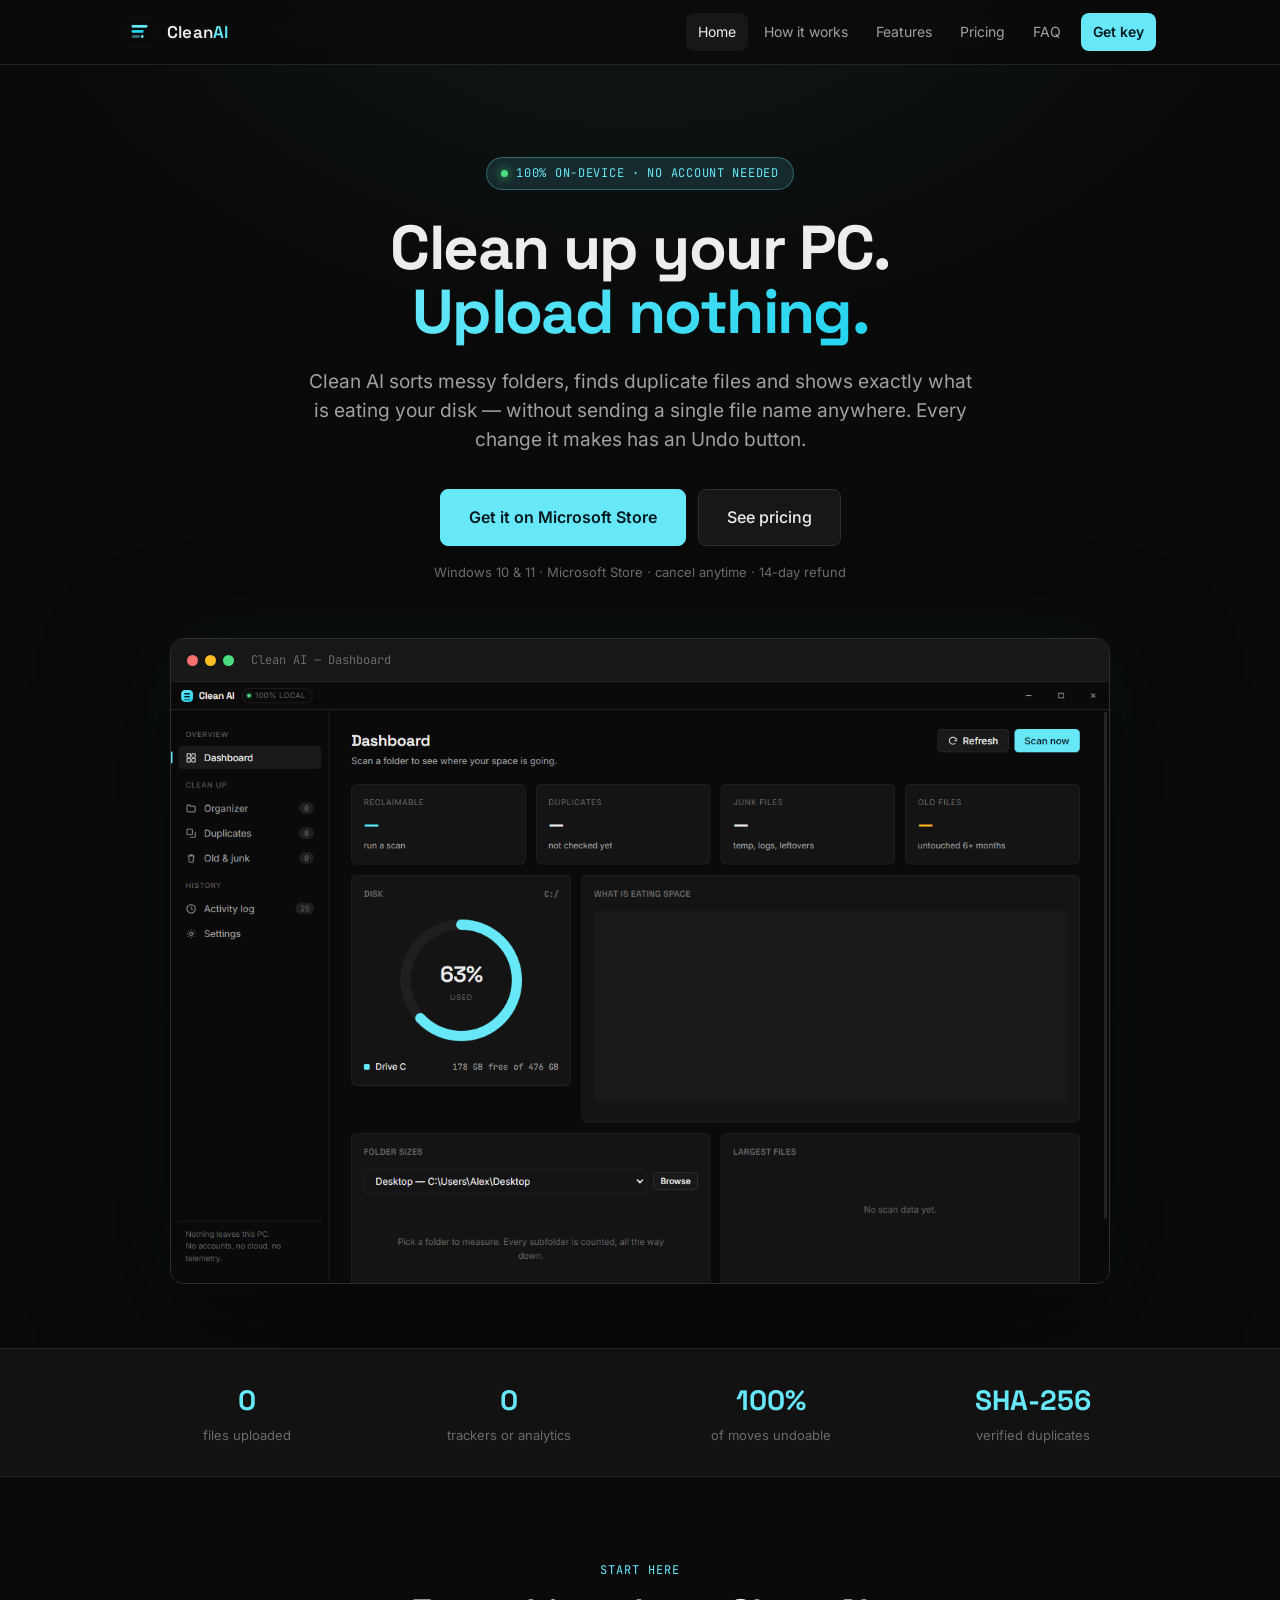
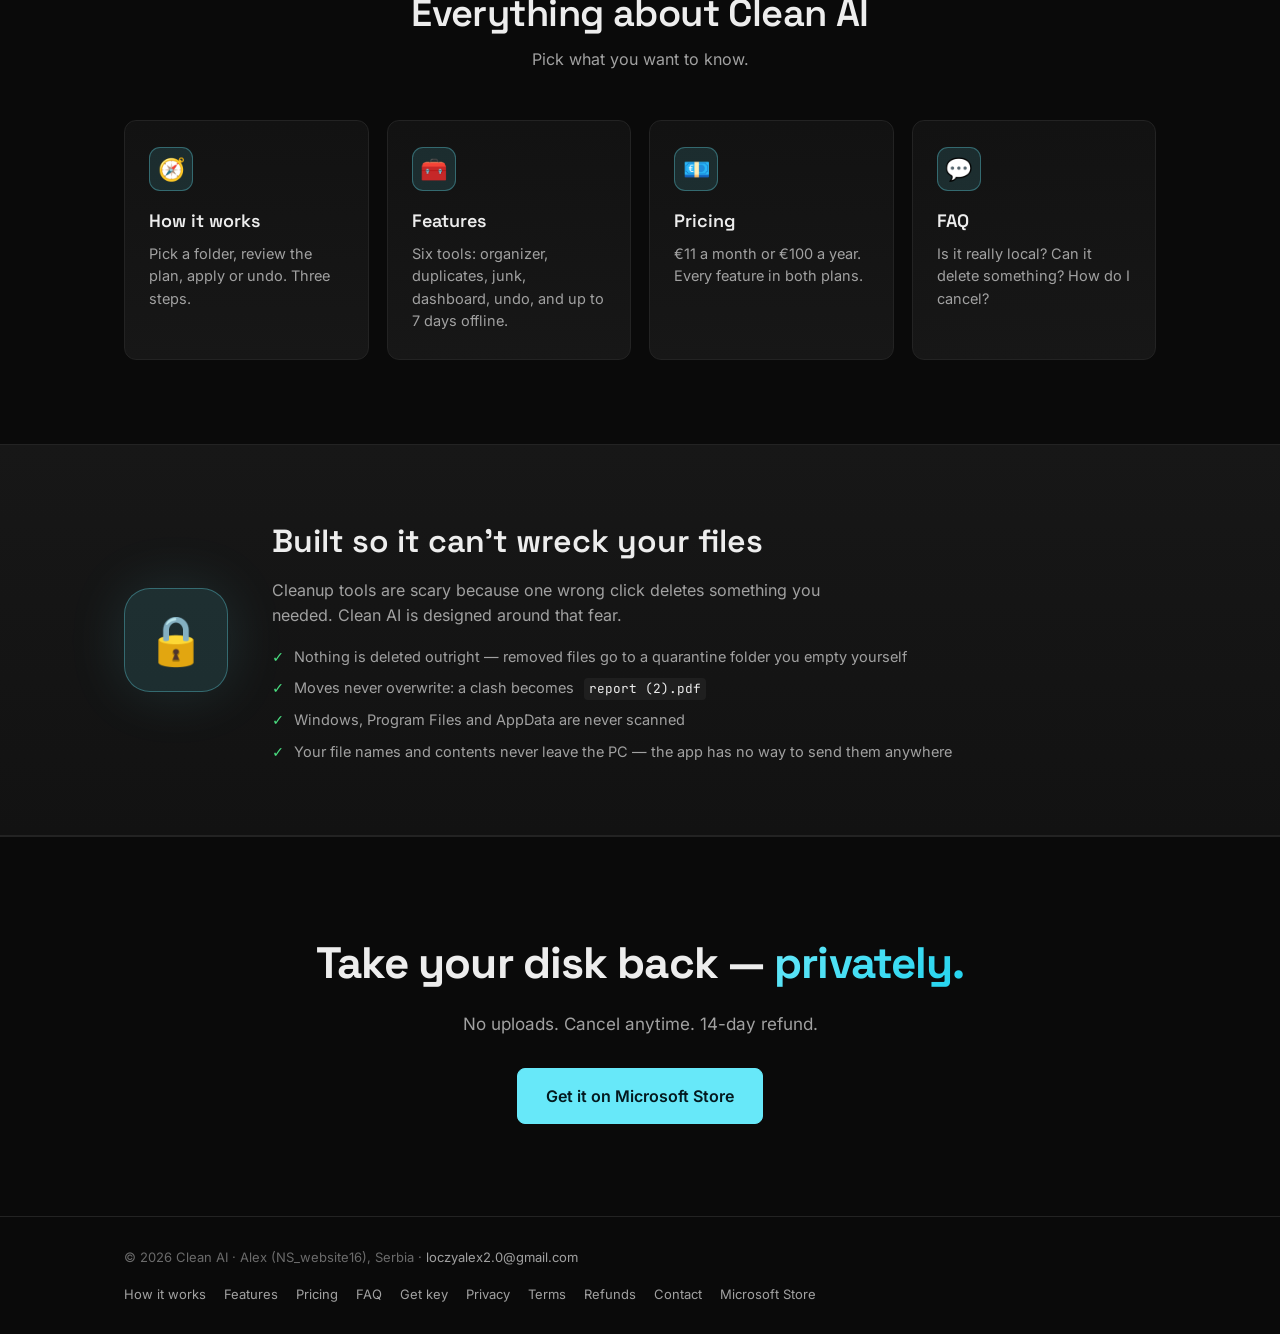
<file: docs/index.html>
<!DOCTYPE html>
<html lang="en">
<head>
  <meta charset="UTF-8" />
  <meta name="viewport" content="width=device-width, initial-scale=1.0" />
  <meta http-equiv="Content-Security-Policy" content="default-src 'self'; img-src 'self' data:; base-uri 'self'; form-action 'self'" />
  <title>Clean AI — private PC cleaner and file organizer for Windows</title>
  <meta name="description" content="A private PC cleaner for Windows: find duplicate files, clear old junk, sort messy folders and see what is eating your disk. Runs 100% on your PC: no cloud, no telemetry." />
  <link rel="canonical" href="https://alexloczy668-lab.github.io/clean-ai/" />
  <link rel="icon" type="image/png" href="assets/icon.png" />
  <script type="application/ld+json">
  {
    "@context": "https://schema.org",
    "@type": "SoftwareApplication",
    "name": "Clean AI",
    "applicationCategory": "UtilitiesApplication",
    "operatingSystem": "Windows 10, Windows 11",
    "description": "Private PC cleaner for Windows. Finds duplicate files, clears old junk, organizes messy folders and shows disk usage. Everything runs locally and every move can be undone.",
    "url": "https://alexloczy668-lab.github.io/clean-ai/",
    "offers": [
      { "@type": "Offer", "price": "11", "priceCurrency": "EUR", "description": "Monthly" },
      { "@type": "Offer", "price": "100", "priceCurrency": "EUR", "description": "Yearly" }
    ]
  }
  </script>

  <!-- Social previews (Reddit, X, Discord, Product Hunt) -->
  <meta property="og:type" content="website" />
  <meta property="og:url" content="https://alexloczy668-lab.github.io/clean-ai/" />
  <meta property="og:title" content="Clean AI — clean up your PC without uploading a single file" />
  <meta property="og:description" content="File organizer, duplicate finder and disk dashboard for Windows. 100% local. Every move can be undone." />
  <meta property="og:image" content="https://alexloczy668-lab.github.io/clean-ai/assets/dashboard.png" />
  <meta name="twitter:card" content="summary_large_image" />

  <!-- Fonts are self-hosted: this page makes no third-party requests. -->
  <link rel="stylesheet" href="fonts.css" />
  <link rel="stylesheet" href="styles.css" />
</head>
<body>
  <div class="site">
    <header class="nav">
      <div class="container">
        <a href="index.html" class="brand">
          <img src="assets/icon.png" alt="" />
          <span class="name">Clean<span>AI</span></span>
        </a>
        <nav class="nav-links">
          <a href="index.html" class="hide-sm on" aria-current="page">Home</a>
          <a href="how-it-works.html" class="hide-sm">How it works</a>
          <a href="features.html" class="hide-sm">Features</a>
          <a href="pricing.html" class="hide-sm">Pricing</a>
          <a href="faq.html" class="hide-sm">FAQ</a>
          <a href="trial.html" class="cta">Get key</a>
        </nav>
      </div>
    </header>

    <!-- Hero -->
    <section class="hero">
      <div class="container">
        <span class="eyebrow"><span class="pip"></span>100% on-device · no account needed</span>
        <h1>Clean up your PC.<br /><span class="grad">Upload nothing.</span></h1>
        <p class="lede">
          Clean AI sorts messy folders, finds duplicate files and shows exactly what is eating
          your disk — without sending a single file name anywhere. Every change it makes has an Undo button.
        </p>
        <div class="hero-actions">
          <a href="#" class="btn primary lg" data-link="download">Get it on Microsoft Store</a>
          <a href="pricing.html" class="btn lg">See pricing</a>
        </div>
        <p class="fineprint">Windows 10 &amp; 11 · Microsoft Store · cancel anytime · 14-day refund</p>

        <div class="shot">
          <div class="shot-bar">
            <span class="dot"></span><span class="dot"></span><span class="dot"></span>
            <span class="title">Clean AI — Dashboard</span>
          </div>
          <img src="assets/dashboard.png" alt="Clean AI dashboard showing drive usage, reclaimable space, duplicates and junk counts" />
        </div>
      </div>
    </section>

    <!-- Proof strip -->
    <section class="proof">
      <div class="container proof-grid">
        <div><strong>0</strong><span>files uploaded</span></div>
        <div><strong>0</strong><span>trackers or analytics</span></div>
        <div><strong>100%</strong><span>of moves undoable</span></div>
        <div><strong>SHA-256</strong><span>verified duplicates</span></div>
      </div>
    </section>

    <!-- Overview: one card per page -->
    <section class="section">
      <div class="container">
        <div class="section-head">
          <div class="kicker">Start here</div>
          <h2>Everything about Clean AI</h2>
          <p>Pick what you want to know.</p>
        </div>
        <div class="features four">
          <a href="how-it-works.html" class="feature">
            <div class="f-icon">🧭</div>
            <h3>How it works</h3>
            <p>Pick a folder, review the plan, apply or undo. Three steps.</p>
          </a>
          <a href="features.html" class="feature">
            <div class="f-icon">🧰</div>
            <h3>Features</h3>
            <p>Six tools: organizer, duplicates, junk, dashboard, undo, and up to 7 days offline.</p>
          </a>
          <a href="pricing.html" class="feature">
            <div class="f-icon">💶</div>
            <h3>Pricing</h3>
            <p>€11 a month or €100 a year. Every feature in both plans.</p>
          </a>
          <a href="faq.html" class="feature">
            <div class="f-icon">💬</div>
            <h3>FAQ</h3>
            <p>Is it really local? Can it delete something? How do I cancel?</p>
          </a>
        </div>
      </div>
    </section>

    <!-- Safety band -->
    <section class="band" id="safety">
      <div class="container">
        <div class="inner">
          <div class="lock">🔒</div>
          <div>
            <h2>Built so it can't wreck your files</h2>
            <p>Cleanup tools are scary because one wrong click deletes something you needed. Clean AI is designed around that fear.</p>
            <ul class="checks">
              <li>Nothing is deleted outright — removed files go to a quarantine folder you empty yourself</li>
              <li>Moves never overwrite: a clash becomes <code>report (2).pdf</code></li>
              <li>Windows, Program Files and AppData are never scanned</li>
              <li>Your file names and contents never leave the PC — the app has no way to send them anywhere</li>
            </ul>
          </div>
        </div>
      </div>
    </section>

    <!-- Final CTA -->
    <section class="cta-band">
      <div class="container">
        <h2>Take your disk back — <span class="grad">privately.</span></h2>
        <p>No uploads. Cancel anytime. 14-day refund.</p>
        <a href="#" class="btn primary lg" data-link="download">Get it on Microsoft Store</a>
      </div>
    </section>

    <footer class="site-foot">
      <div class="container">
        <span>© 2026 Clean AI · Alex (NS_website16), Serbia · <a href="mailto:loczyalex2.0@gmail.com">loczyalex2.0@gmail.com</a></span>
        <span class="links">
          <a href="how-it-works.html">How it works</a>
          <a href="features.html">Features</a>
          <a href="pricing.html">Pricing</a>
          <a href="faq.html">FAQ</a>
          <a href="trial.html">Get key</a>
          <a href="privacy.html">Privacy</a>
          <a href="terms.html">Terms</a>
          <a href="refund.html">Refunds</a>
          <a href="contact.html">Contact</a>
          <a href="#" data-link="download">Microsoft Store</a>
        </span>
      </div>
    </footer>
  </div>
  <script src="app.js?v=20261118"></script>
<!-- Cloudflare Web Analytics --><script defer src="https://static.cloudflareinsights.com/beacon.min.js" data-cf-beacon='{"token": "b826fb64ef0f45b083a662ab82f3d5a7"}'></script><!-- End Cloudflare Web Analytics -->
</body>
</html>
</file>
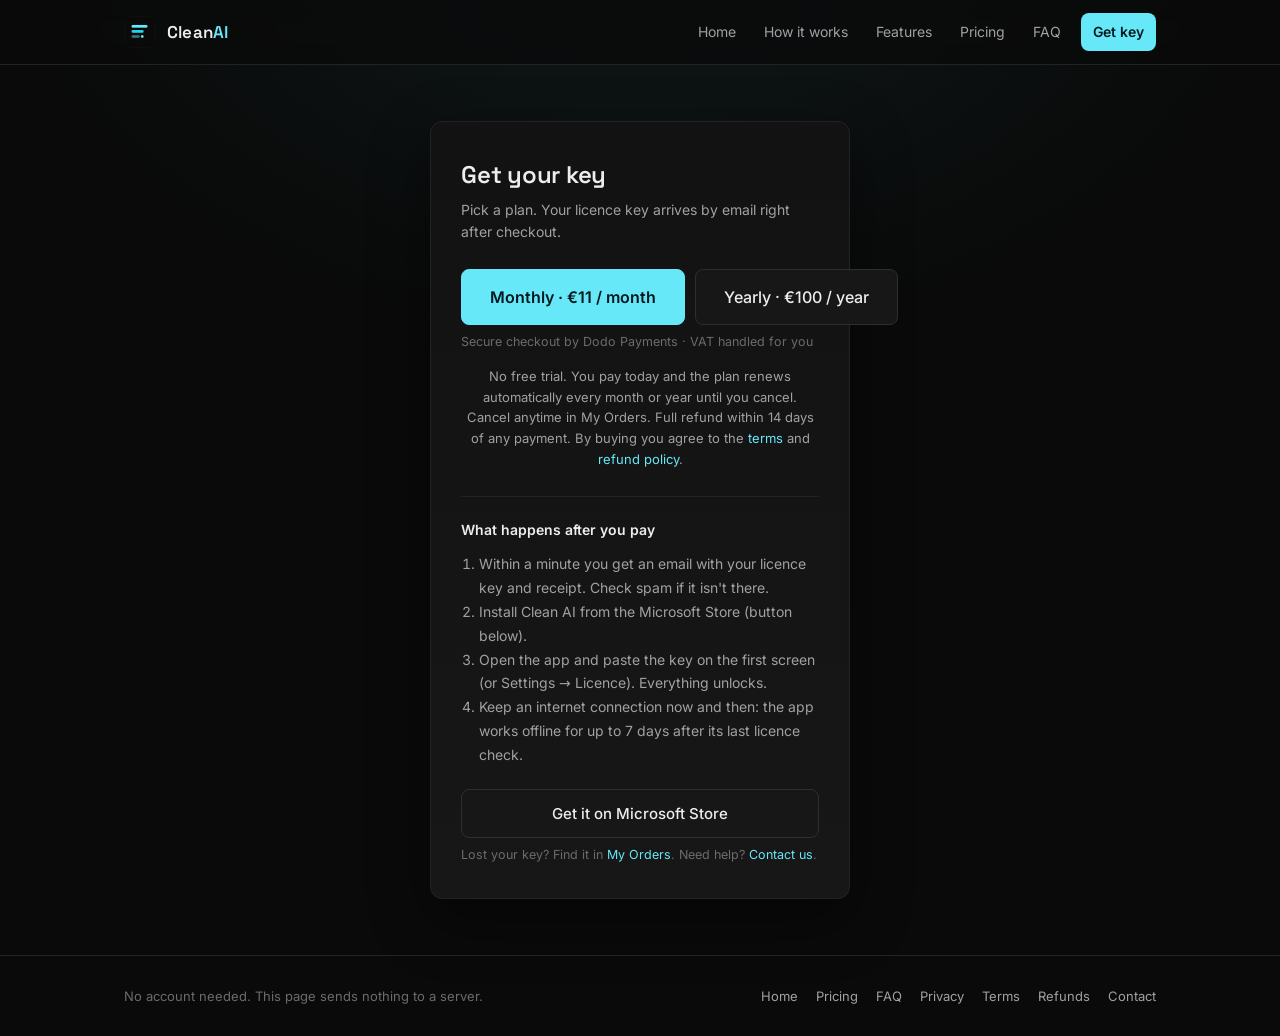
<file: docs/account.html>
<!DOCTYPE html>
<html lang="en">
<head>
  <meta charset="UTF-8" />
  <!-- Old account page. Kept only as a redirect for old links and bookmarks. -->
  <meta http-equiv="refresh" content="0; url=trial.html" />
  <meta name="robots" content="noindex" />
  <link rel="canonical" href="trial.html" />
  <title>Get your key — Clean AI</title>
</head>
<body>
  <p><a href="trial.html">Get your Clean AI key</a></p>
<!-- Cloudflare Web Analytics --><script defer src="https://static.cloudflareinsights.com/beacon.min.js" data-cf-beacon='{"token": "b826fb64ef0f45b083a662ab82f3d5a7"}'></script><!-- End Cloudflare Web Analytics -->
</body>
</html>
</file>
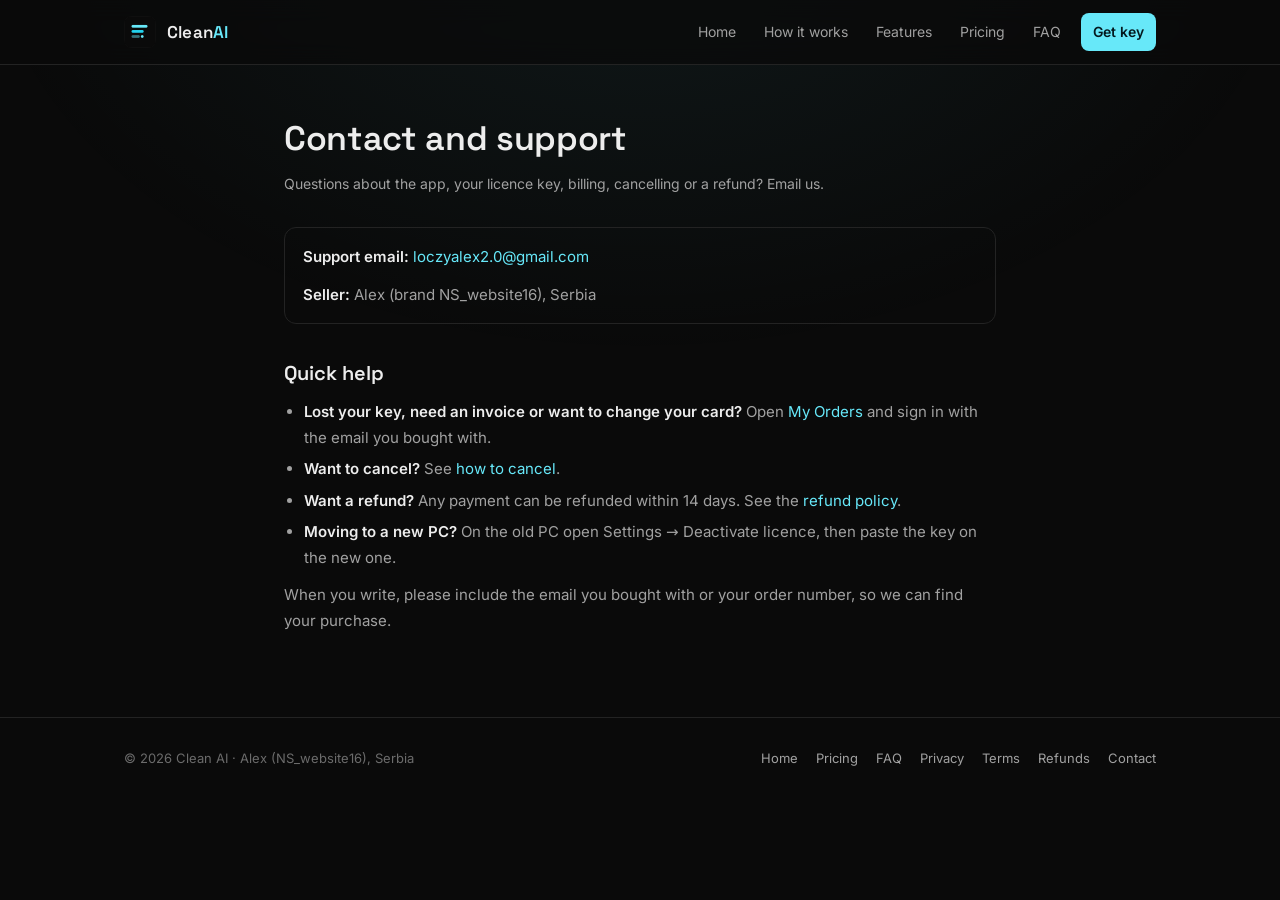
<file: docs/contact.html>
<!DOCTYPE html>
<html lang="en">
<head>
  <meta charset="UTF-8" />
  <meta name="viewport" content="width=device-width, initial-scale=1.0" />
  <meta http-equiv="Content-Security-Policy" content="default-src 'self'; img-src 'self' data:; base-uri 'self'; form-action 'none'" />
  <title>Contact and support — Clean AI</title>
  <meta name="description" content="Contact Clean AI support by email: questions, licence keys, cancelling and refunds." />
  <link rel="icon" type="image/png" href="assets/icon.png" />
  <link rel="stylesheet" href="fonts.css" />
  <link rel="stylesheet" href="styles.css" />
</head>
<body>
  <div class="site">
    <header class="nav">
      <div class="container">
        <a href="index.html" class="brand">
          <img src="assets/icon.png" alt="" />
          <span class="name">Clean<span>AI</span></span>
        </a>
        <nav class="nav-links">
          <a href="index.html" class="hide-sm">Home</a>
          <a href="how-it-works.html" class="hide-sm">How it works</a>
          <a href="features.html" class="hide-sm">Features</a>
          <a href="pricing.html" class="hide-sm">Pricing</a>
          <a href="faq.html" class="hide-sm">FAQ</a>
          <a href="trial.html" class="cta">Get key</a>
        </nav>
      </div>
    </header>

    <main class="container policy">
      <h1>Contact and support</h1>
      <p class="updated">Questions about the app, your licence key, billing, cancelling or a refund? Email us.</p>

      <div class="box">
        <p><strong>Support email:</strong> <a href="mailto:loczyalex2.0@gmail.com?subject=Clean%20AI%20support">loczyalex2.0@gmail.com</a></p>
        <p><strong>Seller:</strong> Alex (brand NS_website16), Serbia</p>
      </div>

      <h2>Quick help</h2>
      <ul>
        <li><strong>Lost your key, need an invoice or want to change your card?</strong> Open <a href="#" data-link="orders" target="_blank" rel="noopener">My Orders</a> and sign in with the email you bought with.</li>
        <li><strong>Want to cancel?</strong> See <a href="terms.html#cancel">how to cancel</a>.</li>
        <li><strong>Want a refund?</strong> Any payment can be refunded within 14 days. See the <a href="refund.html">refund policy</a>.</li>
        <li><strong>Moving to a new PC?</strong> On the old PC open Settings → Deactivate licence, then paste the key on the new one.</li>
      </ul>
      <p>When you write, please include the email you bought with or your order number, so we can find your purchase.</p>
    </main>

    <footer class="site-foot">
      <div class="container">
        <span>© 2026 Clean AI · Alex (NS_website16), Serbia</span>
        <span class="links"><a href="index.html">Home</a><a href="pricing.html">Pricing</a><a href="faq.html">FAQ</a><a href="privacy.html">Privacy</a><a href="terms.html">Terms</a><a href="refund.html">Refunds</a><a href="contact.html">Contact</a></span>
      </div>
    </footer>
  </div>
  <script src="app.js?v=20261118"></script>
<!-- Cloudflare Web Analytics --><script defer src="https://static.cloudflareinsights.com/beacon.min.js" data-cf-beacon='{"token": "b826fb64ef0f45b083a662ab82f3d5a7"}'></script><!-- End Cloudflare Web Analytics -->
</body>
</html>
</file>
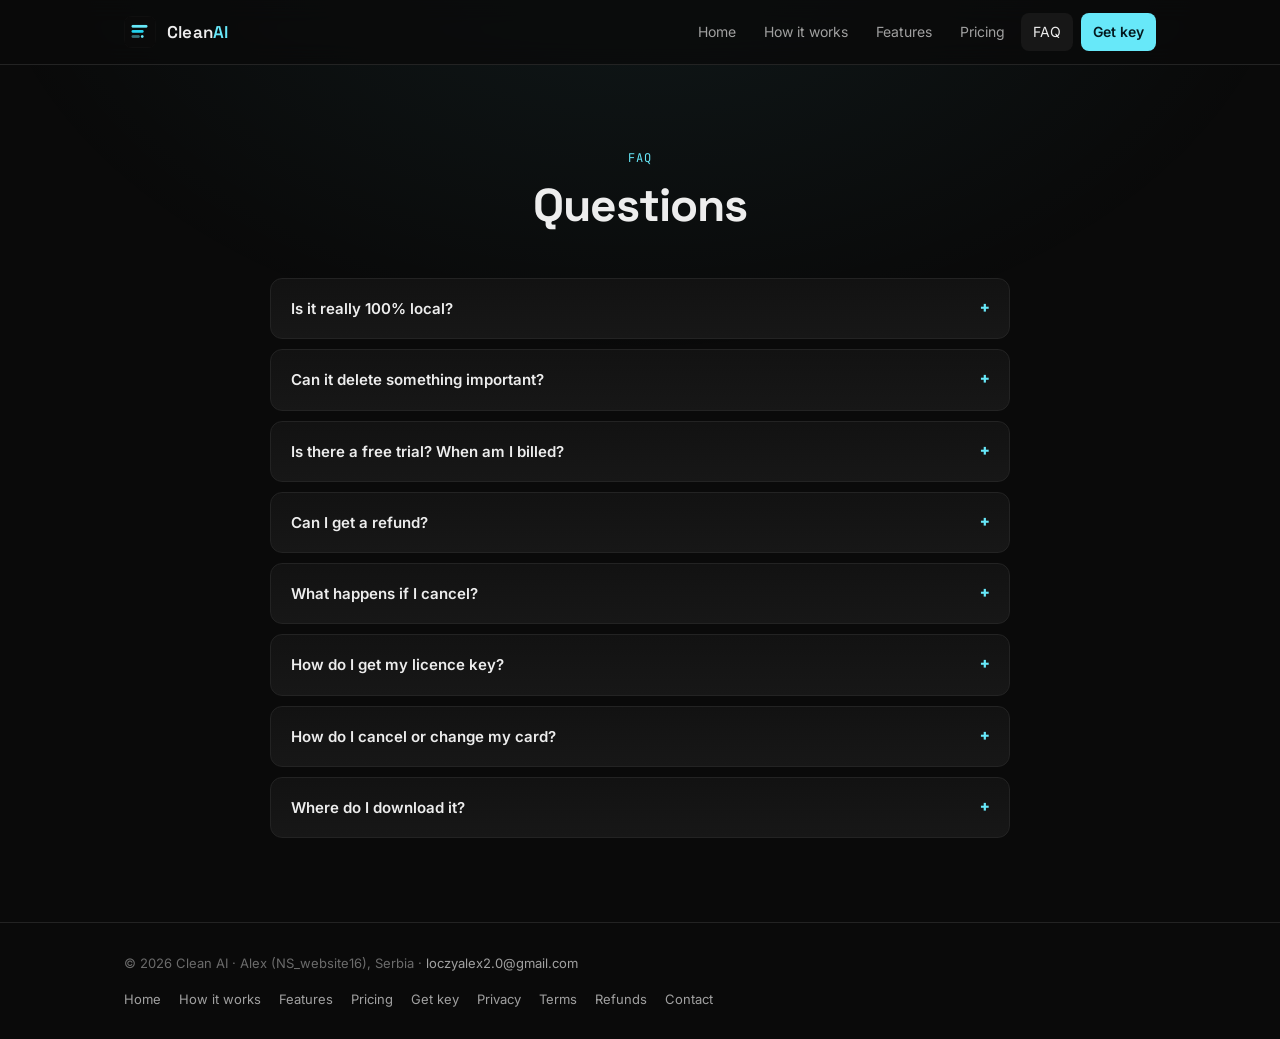
<file: docs/faq.html>
<!DOCTYPE html>
<html lang="en">
<head>
  <meta charset="UTF-8" />
  <meta name="viewport" content="width=device-width, initial-scale=1.0" />
  <meta http-equiv="Content-Security-Policy" content="default-src 'self'; img-src 'self' data:; base-uri 'self'; form-action 'self'" />
  <title>FAQ: is this PC cleaner safe and local? — Clean AI</title>
  <meta name="description" content="Is Clean AI really 100% local? Can it delete something important? How do I get or find my licence key?" />
  <link rel="icon" type="image/png" href="assets/icon.png" />
  <link rel="stylesheet" href="fonts.css" />
  <link rel="stylesheet" href="styles.css" />
</head>
<body>
  <div class="site">
    <header class="nav">
      <div class="container">
        <a href="index.html" class="brand">
          <img src="assets/icon.png" alt="" />
          <span class="name">Clean<span>AI</span></span>
        </a>
        <nav class="nav-links">
          <a href="index.html" class="hide-sm">Home</a>
          <a href="how-it-works.html" class="hide-sm">How it works</a>
          <a href="features.html" class="hide-sm">Features</a>
          <a href="pricing.html" class="hide-sm">Pricing</a>
          <a href="faq.html" class="hide-sm on" aria-current="page">FAQ</a>
          <a href="trial.html" class="cta">Get key</a>
        </nav>
      </div>
    </header>

    <section class="section">
      <div class="container">
        <div class="section-head">
          <div class="kicker">FAQ</div>
          <h1 class="section-title">Questions</h1>
        </div>
        <div class="faq">
          <details>
            <summary>Is it really 100% local?</summary>
            <p>Yes. Scanning, sorting, hashing and the dashboard all run on your PC. The app only goes online for the licence check (your key plus an anonymous device ID, when it starts and every few hours), and it sends nothing about your files. It keeps working offline for up to 7 days after the last successful check, then needs an internet connection to continue. Updates come through the Microsoft Store.</p>
          </details>
          <details>
            <summary>Can it delete something important?</summary>
            <p>It never deletes outright. "Remove" moves files into a quarantine folder, and every action in the activity log can be undone. System folders are skipped entirely.</p>
          </details>
          <details>
            <summary>Is there a free trial? When am I billed?</summary>
            <p>There is no free trial. You pay the full price at checkout and the subscription starts straight away. It renews automatically on the same date every month (monthly plan) or every year (yearly plan) until you cancel.</p>
          </details>
          <details>
            <summary>Can I get a refund?</summary>
            <p>Yes. Any payment, the first one or a renewal, is fully refunded if you ask within 14 days of it. Email <a href="mailto:loczyalex2.0@gmail.com?subject=Clean%20AI%20refund%20request">loczyalex2.0@gmail.com</a> with your order number. See the <a href="refund.html">refund policy</a>.</p>
          </details>
          <details>
            <summary>What happens if I cancel?</summary>
            <p>You are not charged again. The app keeps working until the end of the period you already paid for, then asks for a licence key again. Your files stay exactly where Clean AI put them, and nothing is locked or hidden.</p>
          </details>
          <details>
            <summary>How do I get my licence key?</summary>
            <p>After checkout Dodo Payments emails it to you straight away. Paste it into the app under Settings → Licence. Lost it? Open <a href="#" data-link="orders">My Orders</a> and sign in with your email.</p>
          </details>
          <details>
            <summary>How do I cancel or change my card?</summary>
            <p>Open <a href="#" data-link="orders">My Orders</a> and sign in with the email you bought with, or email <a href="mailto:loczyalex2.0@gmail.com?subject=Cancel%20my%20Clean%20AI%20subscription">loczyalex2.0@gmail.com</a> and we cancel it for you. Your renewal date is shown in the app, in the bottom-left corner. Full details are in the <a href="terms.html#cancel">terms</a>.</p>
          </details>
          <details>
            <summary>Where do I download it?</summary>
            <p>From the <a href="#" data-link="download">Microsoft Store</a>. Microsoft checks and signs the app, and the Store installs updates for you.</p>
          </details>
        </div>
      </div>
    </section>

    <footer class="site-foot">
      <div class="container">
        <span>© 2026 Clean AI · Alex (NS_website16), Serbia · <a href="mailto:loczyalex2.0@gmail.com">loczyalex2.0@gmail.com</a></span>
        <span class="links">
          <a href="index.html">Home</a>
          <a href="how-it-works.html">How it works</a>
          <a href="features.html">Features</a>
          <a href="pricing.html">Pricing</a>
          <a href="trial.html">Get key</a>
          <a href="privacy.html">Privacy</a>
          <a href="terms.html">Terms</a>
          <a href="refund.html">Refunds</a>
          <a href="contact.html">Contact</a>
        </span>
      </div>
    </footer>
  </div>
  <script src="app.js?v=20261118"></script>
<!-- Cloudflare Web Analytics --><script defer src="https://static.cloudflareinsights.com/beacon.min.js" data-cf-beacon='{"token": "b826fb64ef0f45b083a662ab82f3d5a7"}'></script><!-- End Cloudflare Web Analytics -->
</body>
</html>
</file>
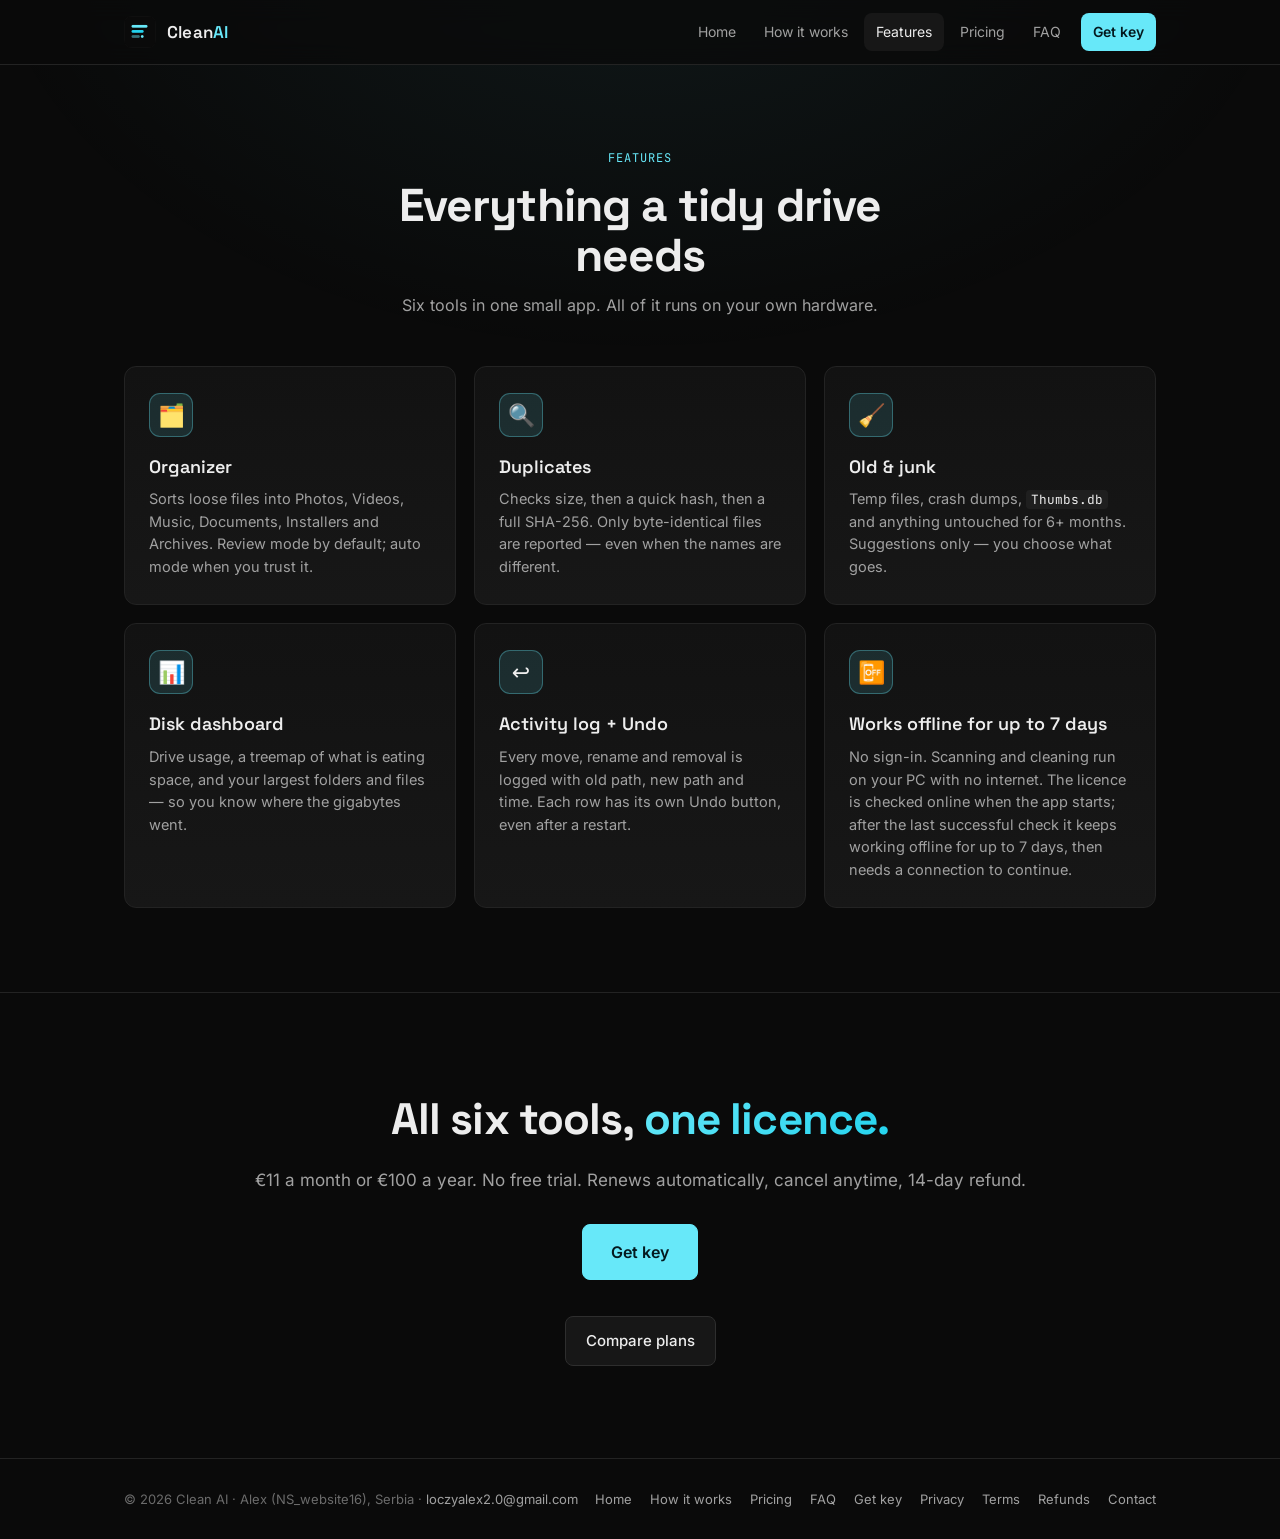
<file: docs/features.html>
<!DOCTYPE html>
<html lang="en">
<head>
  <meta charset="UTF-8" />
  <meta name="viewport" content="width=device-width, initial-scale=1.0" />
  <meta http-equiv="Content-Security-Policy" content="default-src 'self'; img-src 'self' data:; base-uri 'self'; form-action 'self'" />
  <title>PC cleaner features: duplicates, junk, disk usage — Clean AI</title>
  <meta name="description" content="Organizer, duplicate finder, old &amp; junk cleanup, disk dashboard, activity log with Undo. All on your own PC." />
  <link rel="icon" type="image/png" href="assets/icon.png" />
  <link rel="stylesheet" href="fonts.css" />
  <link rel="stylesheet" href="styles.css" />
</head>
<body>
  <div class="site">
    <header class="nav">
      <div class="container">
        <a href="index.html" class="brand">
          <img src="assets/icon.png" alt="" />
          <span class="name">Clean<span>AI</span></span>
        </a>
        <nav class="nav-links">
          <a href="index.html" class="hide-sm">Home</a>
          <a href="how-it-works.html" class="hide-sm">How it works</a>
          <a href="features.html" class="hide-sm on" aria-current="page">Features</a>
          <a href="pricing.html" class="hide-sm">Pricing</a>
          <a href="faq.html" class="hide-sm">FAQ</a>
          <a href="trial.html" class="cta">Get key</a>
        </nav>
      </div>
    </header>

    <section class="section">
      <div class="container">
        <div class="section-head">
          <div class="kicker">Features</div>
          <h1 class="section-title">Everything a tidy drive needs</h1>
          <p>Six tools in one small app. All of it runs on your own hardware.</p>
        </div>
        <div class="features">
          <div class="feature">
            <div class="f-icon">🗂️</div>
            <h3>Organizer</h3>
            <p>Sorts loose files into Photos, Videos, Music, Documents, Installers and Archives. Review mode by default; auto mode when you trust it.</p>
          </div>
          <div class="feature">
            <div class="f-icon">🔍</div>
            <h3>Duplicates</h3>
            <p>Checks size, then a quick hash, then a full SHA-256. Only byte-identical files are reported — even when the names are different.</p>
          </div>
          <div class="feature">
            <div class="f-icon">🧹</div>
            <h3>Old &amp; junk</h3>
            <p>Temp files, crash dumps, <code>Thumbs.db</code> and anything untouched for 6+ months. Suggestions only — you choose what goes.</p>
          </div>
          <div class="feature">
            <div class="f-icon">📊</div>
            <h3>Disk dashboard</h3>
            <p>Drive usage, a treemap of what is eating space, and your largest folders and files — so you know where the gigabytes went.</p>
          </div>
          <div class="feature">
            <div class="f-icon">↩️</div>
            <h3>Activity log + Undo</h3>
            <p>Every move, rename and removal is logged with old path, new path and time. Each row has its own Undo button, even after a restart.</p>
          </div>
          <div class="feature">
            <div class="f-icon">📴</div>
            <h3>Works offline for up to 7 days</h3>
            <p>No sign-in. Scanning and cleaning run on your PC with no internet. The licence is checked online when the app starts; after the last successful check it keeps working offline for up to 7 days, then needs a connection to continue.</p>
          </div>
        </div>
      </div>
    </section>

    <section class="cta-band">
      <div class="container">
        <h2>All six tools, <span class="grad">one licence.</span></h2>
        <p>€11 a month or €100 a year. No free trial. Renews automatically, cancel anytime, 14-day refund.</p>
        <a href="trial.html" class="btn primary lg">Get key</a>
        <div class="more-links">
          <a href="pricing.html" class="btn">Compare plans</a>
        </div>
      </div>
    </section>

    <footer class="site-foot">
      <div class="container">
        <span>© 2026 Clean AI · Alex (NS_website16), Serbia · <a href="mailto:loczyalex2.0@gmail.com">loczyalex2.0@gmail.com</a></span>
        <span class="links">
          <a href="index.html">Home</a>
          <a href="how-it-works.html">How it works</a>
          <a href="pricing.html">Pricing</a>
          <a href="faq.html">FAQ</a>
          <a href="trial.html">Get key</a>
          <a href="privacy.html">Privacy</a>
          <a href="terms.html">Terms</a>
          <a href="refund.html">Refunds</a>
          <a href="contact.html">Contact</a>
        </span>
      </div>
    </footer>
  </div>
  <script src="app.js?v=20261118"></script>
<!-- Cloudflare Web Analytics --><script defer src="https://static.cloudflareinsights.com/beacon.min.js" data-cf-beacon='{"token": "b826fb64ef0f45b083a662ab82f3d5a7"}'></script><!-- End Cloudflare Web Analytics -->
</body>
</html>
</file>
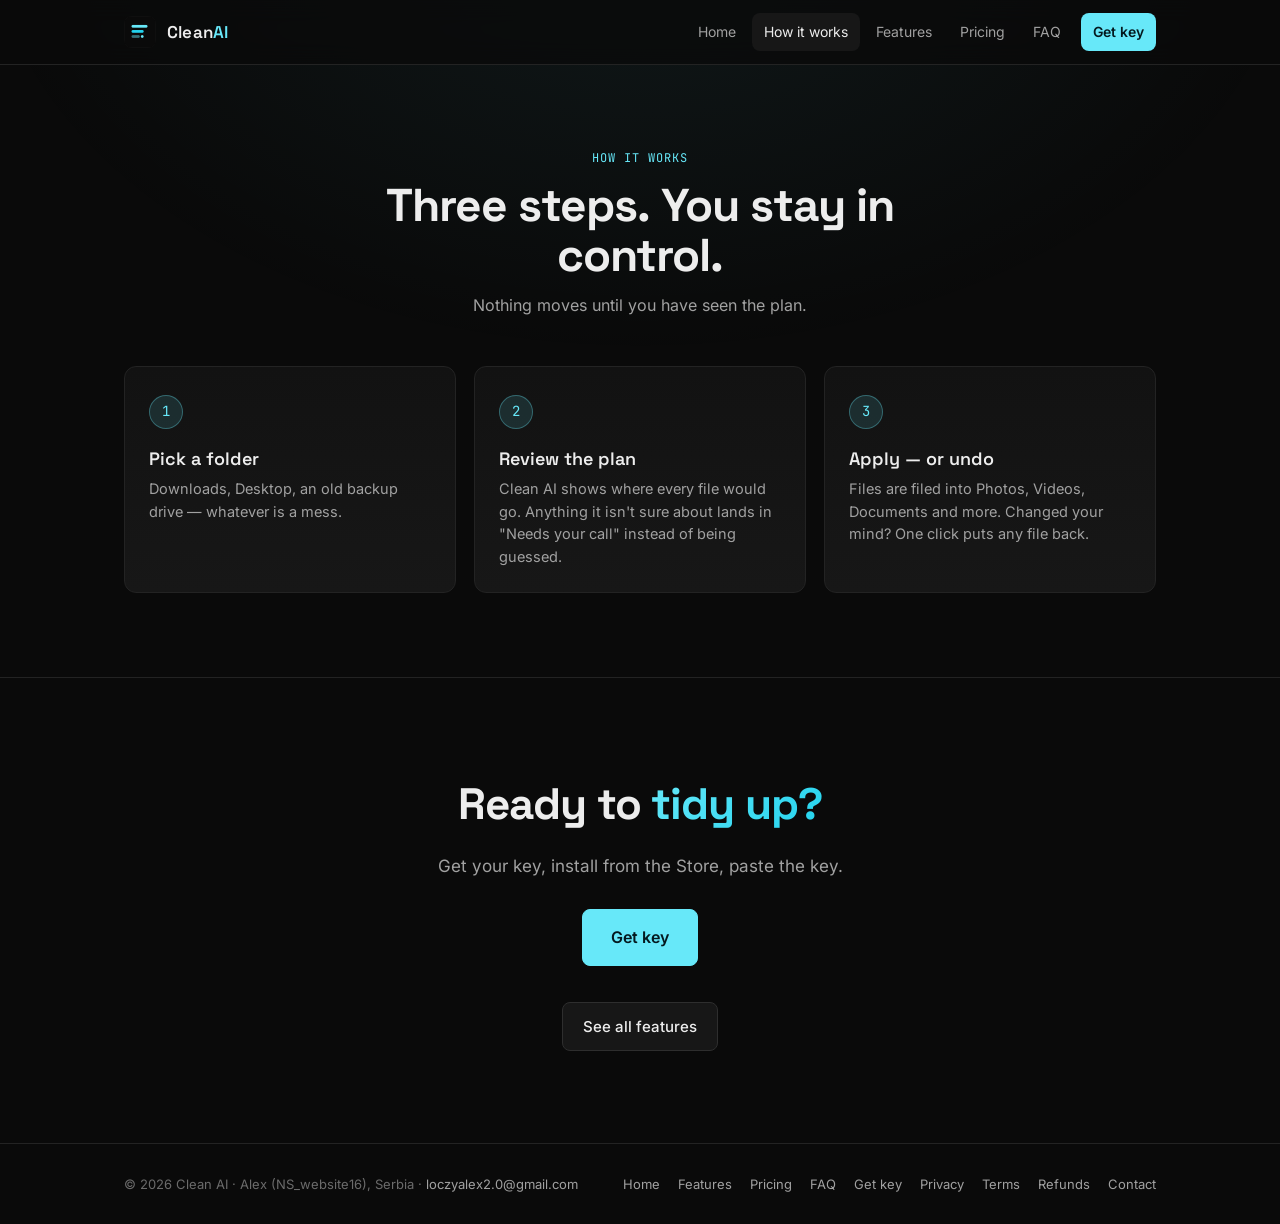
<file: docs/how-it-works.html>
<!DOCTYPE html>
<html lang="en">
<head>
  <meta charset="UTF-8" />
  <meta name="viewport" content="width=device-width, initial-scale=1.0" />
  <meta http-equiv="Content-Security-Policy" content="default-src 'self'; img-src 'self' data:; base-uri 'self'; form-action 'self'" />
  <title>How this PC cleaner works — Clean AI</title>
  <meta name="description" content="Pick a folder, review the plan, apply or undo. Our Windows PC cleaner moves nothing until you have seen the plan." />
  <link rel="icon" type="image/png" href="assets/icon.png" />
  <link rel="stylesheet" href="fonts.css" />
  <link rel="stylesheet" href="styles.css" />
</head>
<body>
  <div class="site">
    <header class="nav">
      <div class="container">
        <a href="index.html" class="brand">
          <img src="assets/icon.png" alt="" />
          <span class="name">Clean<span>AI</span></span>
        </a>
        <nav class="nav-links">
          <a href="index.html" class="hide-sm">Home</a>
          <a href="how-it-works.html" class="hide-sm on" aria-current="page">How it works</a>
          <a href="features.html" class="hide-sm">Features</a>
          <a href="pricing.html" class="hide-sm">Pricing</a>
          <a href="faq.html" class="hide-sm">FAQ</a>
          <a href="trial.html" class="cta">Get key</a>
        </nav>
      </div>
    </header>

    <section class="section">
      <div class="container">
        <div class="section-head">
          <div class="kicker">How it works</div>
          <h1 class="section-title">Three steps. You stay in control.</h1>
          <p>Nothing moves until you have seen the plan.</p>
        </div>
        <ol class="how">
          <li><strong>Pick a folder</strong>Downloads, Desktop, an old backup drive — whatever is a mess.</li>
          <li><strong>Review the plan</strong>Clean AI shows where every file would go. Anything it isn't sure about lands in "Needs your call" instead of being guessed.</li>
          <li><strong>Apply — or undo</strong>Files are filed into Photos, Videos, Documents and more. Changed your mind? One click puts any file back.</li>
        </ol>
      </div>
    </section>

    <section class="cta-band">
      <div class="container">
        <h2>Ready to <span class="grad">tidy up?</span></h2>
        <p>Get your key, install from the Store, paste the key.</p>
        <a href="trial.html" class="btn primary lg">Get key</a>
        <div class="more-links">
          <a href="features.html" class="btn">See all features</a>
        </div>
      </div>
    </section>

    <footer class="site-foot">
      <div class="container">
        <span>© 2026 Clean AI · Alex (NS_website16), Serbia · <a href="mailto:loczyalex2.0@gmail.com">loczyalex2.0@gmail.com</a></span>
        <span class="links">
          <a href="index.html">Home</a>
          <a href="features.html">Features</a>
          <a href="pricing.html">Pricing</a>
          <a href="faq.html">FAQ</a>
          <a href="trial.html">Get key</a>
          <a href="privacy.html">Privacy</a>
          <a href="terms.html">Terms</a>
          <a href="refund.html">Refunds</a>
          <a href="contact.html">Contact</a>
        </span>
      </div>
    </footer>
  </div>
  <script src="app.js?v=20261118"></script>
<!-- Cloudflare Web Analytics --><script defer src="https://static.cloudflareinsights.com/beacon.min.js" data-cf-beacon='{"token": "b826fb64ef0f45b083a662ab82f3d5a7"}'></script><!-- End Cloudflare Web Analytics -->
</body>
</html>
</file>
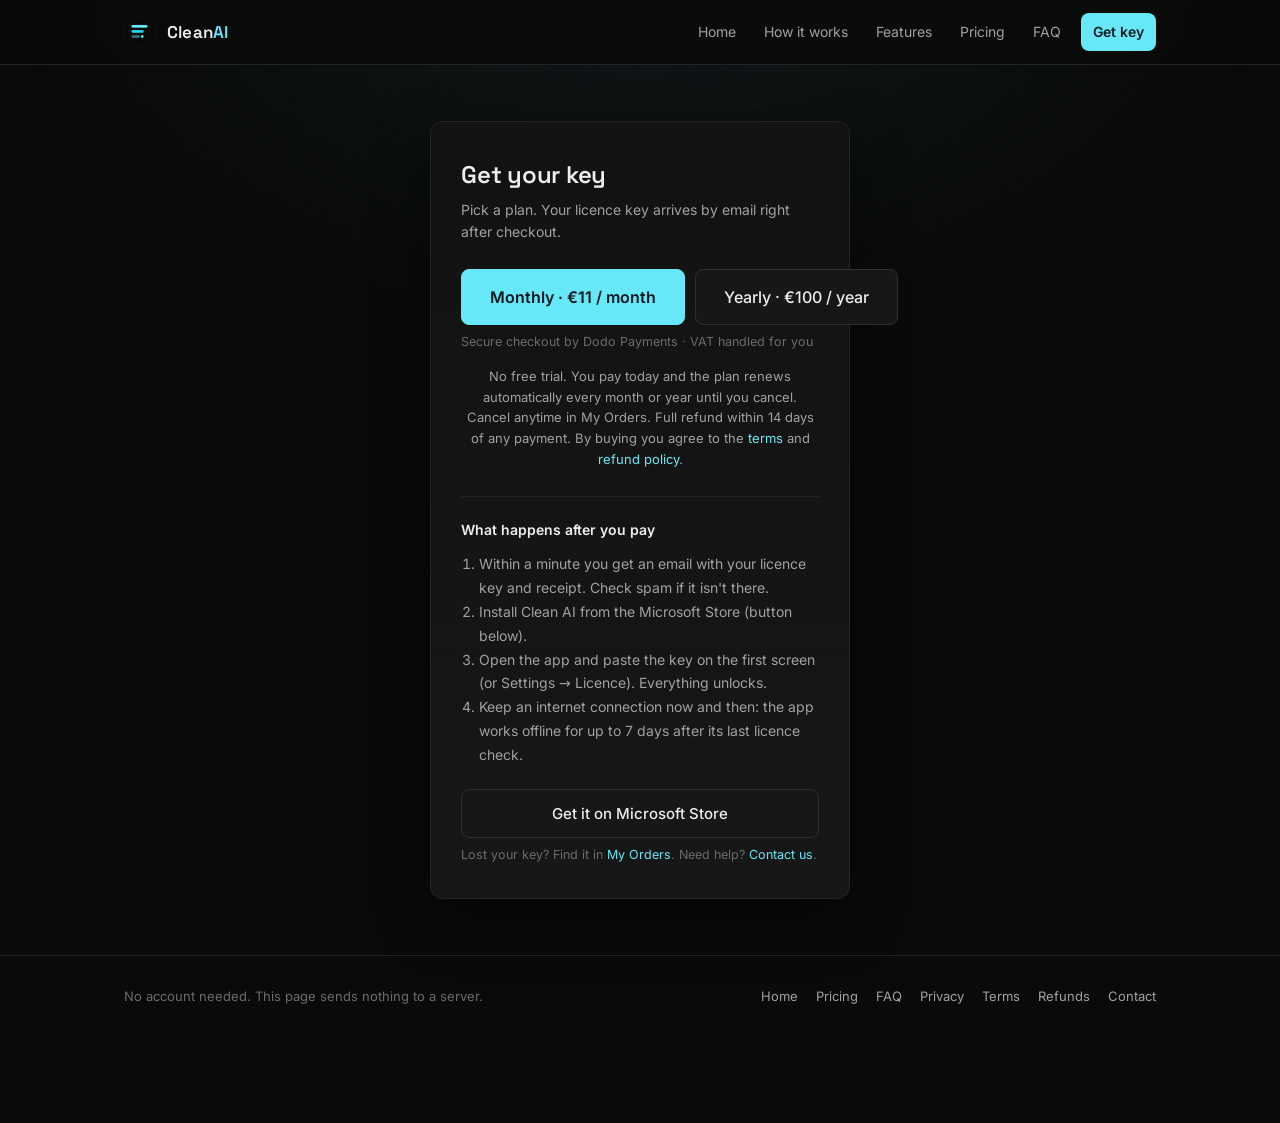
<file: docs/login.html>
<!DOCTYPE html>
<html lang="en">
<head>
  <meta charset="UTF-8" />
  <!-- Old sign-in page. Kept only as a redirect: the app's "Get API key" button
       (Clean AI 1.5) and old links open this URL. -->
  <meta http-equiv="refresh" content="0; url=trial.html" />
  <meta name="robots" content="noindex" />
  <link rel="canonical" href="trial.html" />
  <title>Get your key — Clean AI</title>
</head>
<body>
  <p><a href="trial.html">Get your Clean AI key</a></p>
<!-- Cloudflare Web Analytics --><script defer src="https://static.cloudflareinsights.com/beacon.min.js" data-cf-beacon='{"token": "b826fb64ef0f45b083a662ab82f3d5a7"}'></script><!-- End Cloudflare Web Analytics -->
</body>
</html>
</file>
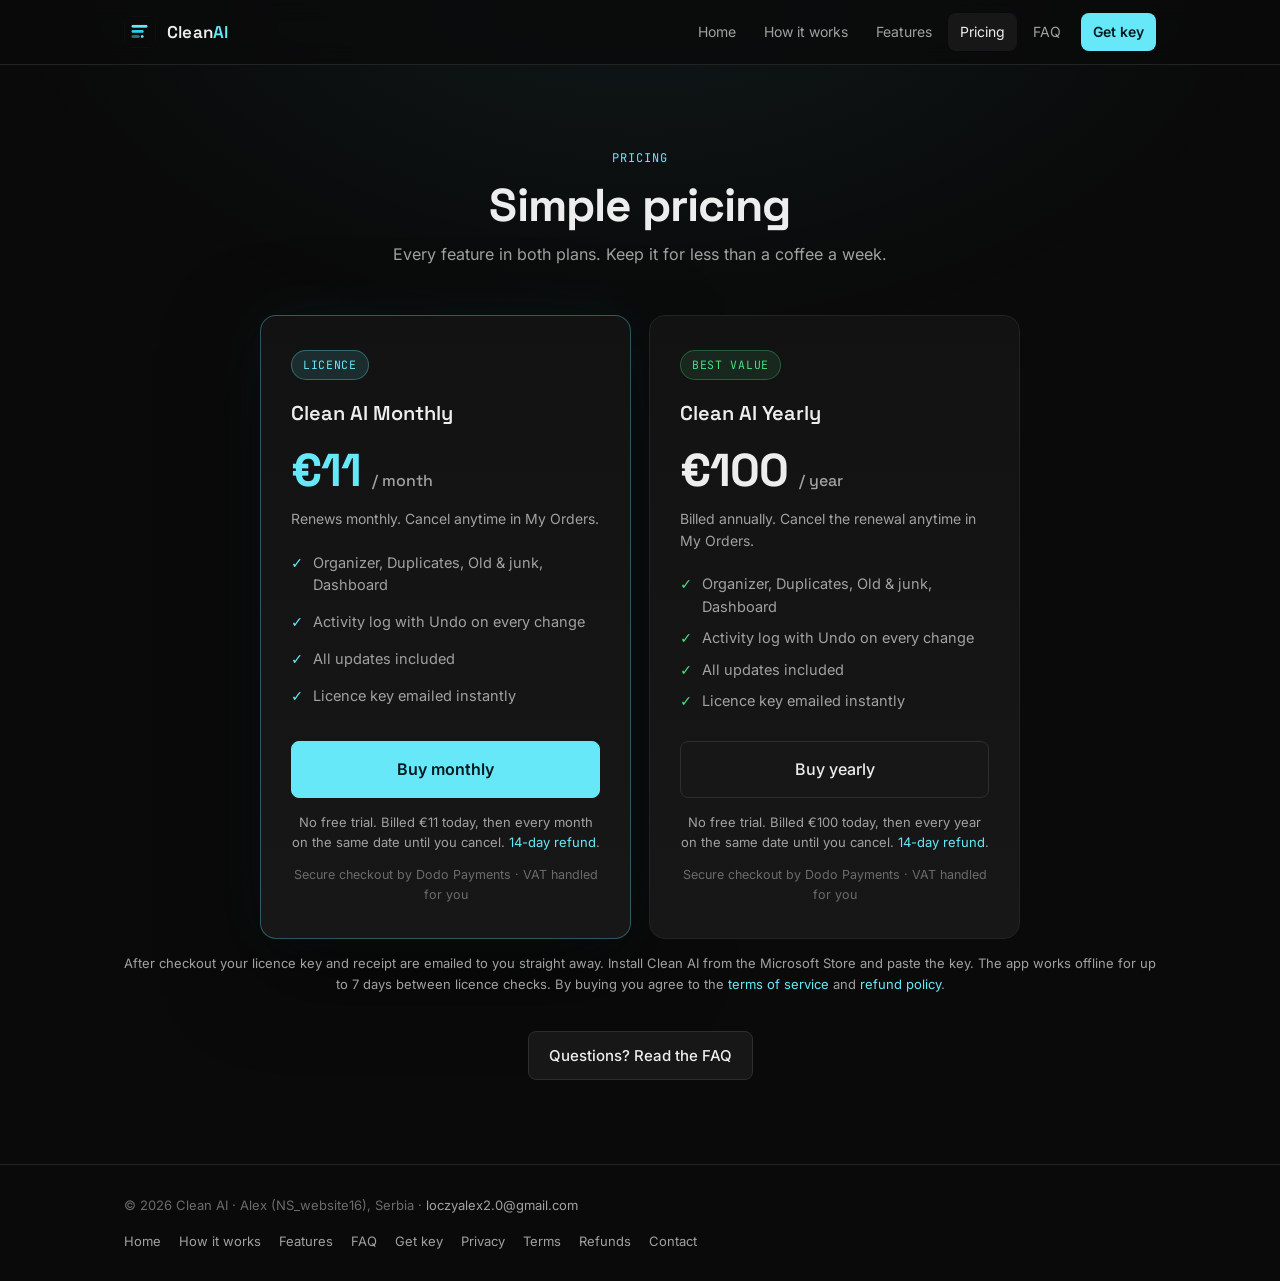
<file: docs/pricing.html>
<!DOCTYPE html>
<html lang="en">
<head>
  <meta charset="UTF-8" />
  <meta name="viewport" content="width=device-width, initial-scale=1.0" />
  <meta http-equiv="Content-Security-Policy" content="default-src 'self'; img-src 'self' data:; base-uri 'self'; form-action 'self'" />
  <title>Pricing: private PC cleaner for Windows — Clean AI</title>
  <meta name="description" content="Clean AI, the private PC cleaner, costs €11 a month or €100 a year. Every feature, all updates, no free trial, cancel anytime, 14-day refund." />
  <link rel="icon" type="image/png" href="assets/icon.png" />
  <link rel="stylesheet" href="fonts.css" />
  <link rel="stylesheet" href="styles.css" />
</head>
<body>
  <div class="site">
    <header class="nav">
      <div class="container">
        <a href="index.html" class="brand">
          <img src="assets/icon.png" alt="" />
          <span class="name">Clean<span>AI</span></span>
        </a>
        <nav class="nav-links">
          <a href="index.html" class="hide-sm">Home</a>
          <a href="how-it-works.html" class="hide-sm">How it works</a>
          <a href="features.html" class="hide-sm">Features</a>
          <a href="pricing.html" class="hide-sm on" aria-current="page">Pricing</a>
          <a href="faq.html" class="hide-sm">FAQ</a>
          <a href="trial.html" class="cta">Get key</a>
        </nav>
      </div>
    </header>

    <section class="section">
      <div class="container">
        <div class="section-head">
          <div class="kicker">Pricing</div>
          <h1 class="section-title">Simple pricing</h1>
          <p>Every feature in both plans. Keep it for less than a coffee a week.</p>
        </div>
        <div class="pricing two">
          <div class="plan featured">
            <span class="tag">Licence</span>
            <h3>Clean AI Monthly</h3>
            <div class="amt">€11 <small>/ month</small></div>
            <p class="sub">Renews monthly. Cancel anytime in My Orders.</p>
            <ul class="checks">
              <li>Organizer, Duplicates, Old &amp; junk, Dashboard</li>
              <li>Activity log with Undo on every change</li>
              <li>All updates included</li>
              <li>Licence key emailed instantly</li>
            </ul>
            <a href="#" class="btn primary block lg" data-link="checkout">Buy monthly</a>
            <p class="billing-terms">No free trial. Billed €11 today, then every month on the same date until you cancel. <a href="refund.html">14-day refund</a>.</p>
            <p class="note">Secure checkout by Dodo Payments · VAT handled for you</p>
          </div>
          <div class="plan">
            <span class="tag">Best value</span>
            <h3>Clean AI Yearly</h3>
            <div class="amt">€100 <small>/ year</small></div>
            <p class="sub">Billed annually. Cancel the renewal anytime in My Orders.</p>
            <ul class="checks">
              <li>Organizer, Duplicates, Old &amp; junk, Dashboard</li>
              <li>Activity log with Undo on every change</li>
              <li>All updates included</li>
              <li>Licence key emailed instantly</li>
            </ul>
            <a href="https://checkout.dodopayments.com/buy/pdt_0Ns8NXZrdEeUrJ2iucq4k?quantity=1" class="btn block lg" data-link="checkoutYearly">Buy yearly</a>
            <p class="billing-terms">No free trial. Billed €100 today, then every year on the same date until you cancel. <a href="refund.html">14-day refund</a>.</p>
            <p class="note">Secure checkout by Dodo Payments · VAT handled for you</p>
          </div>
        </div>
        <p class="billing-terms">After checkout your licence key and receipt are emailed to you straight away. Install Clean AI from the Microsoft Store and paste the key. The app works offline for up to 7 days between licence checks. By buying you agree to the <a href="terms.html">terms of service</a> and <a href="refund.html">refund policy</a>.</p>
        <div class="more-links">
          <a href="faq.html" class="btn">Questions? Read the FAQ</a>
        </div>
      </div>
    </section>

    <footer class="site-foot">
      <div class="container">
        <span>© 2026 Clean AI · Alex (NS_website16), Serbia · <a href="mailto:loczyalex2.0@gmail.com">loczyalex2.0@gmail.com</a></span>
        <span class="links">
          <a href="index.html">Home</a>
          <a href="how-it-works.html">How it works</a>
          <a href="features.html">Features</a>
          <a href="faq.html">FAQ</a>
          <a href="trial.html">Get key</a>
          <a href="privacy.html">Privacy</a>
          <a href="terms.html">Terms</a>
          <a href="refund.html">Refunds</a>
          <a href="contact.html">Contact</a>
        </span>
      </div>
    </footer>
  </div>
  <script src="app.js?v=20261118"></script>
<!-- Cloudflare Web Analytics --><script defer src="https://static.cloudflareinsights.com/beacon.min.js" data-cf-beacon='{"token": "b826fb64ef0f45b083a662ab82f3d5a7"}'></script><!-- End Cloudflare Web Analytics -->
</body>
</html>
</file>
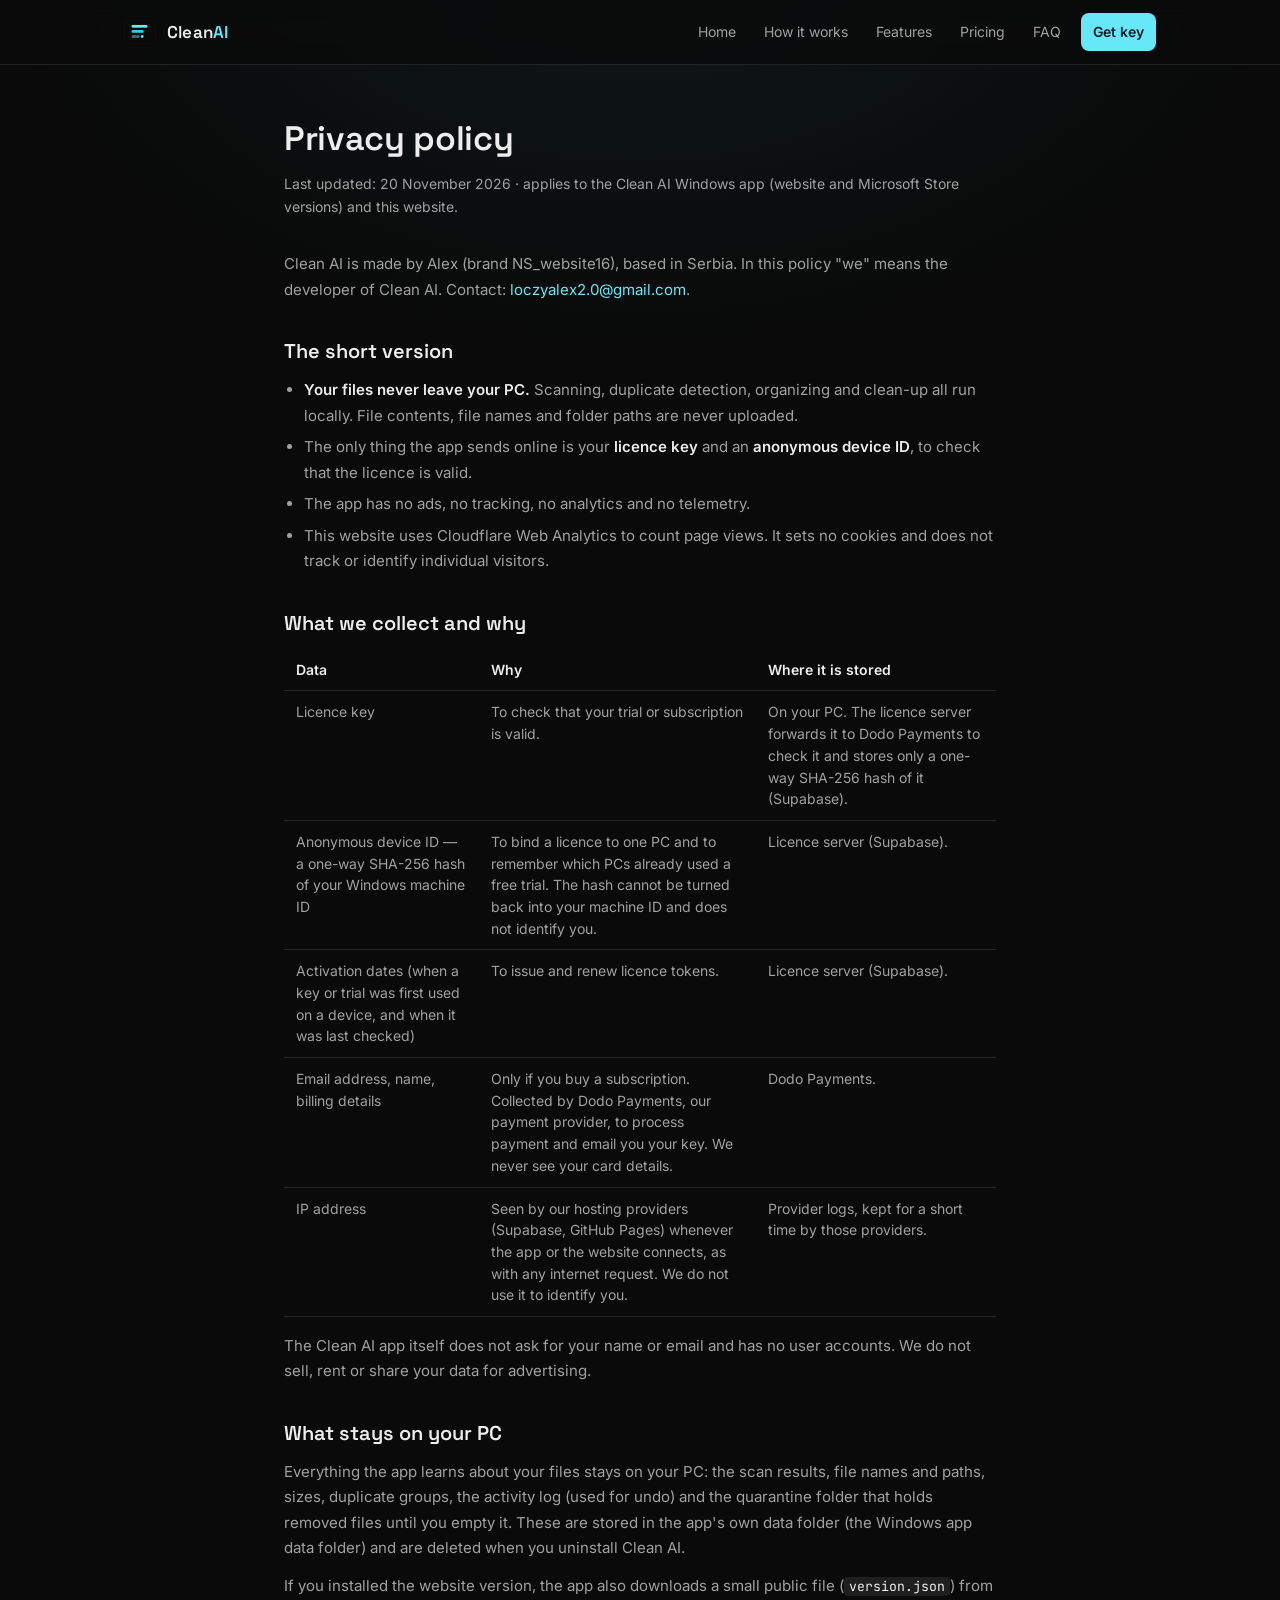
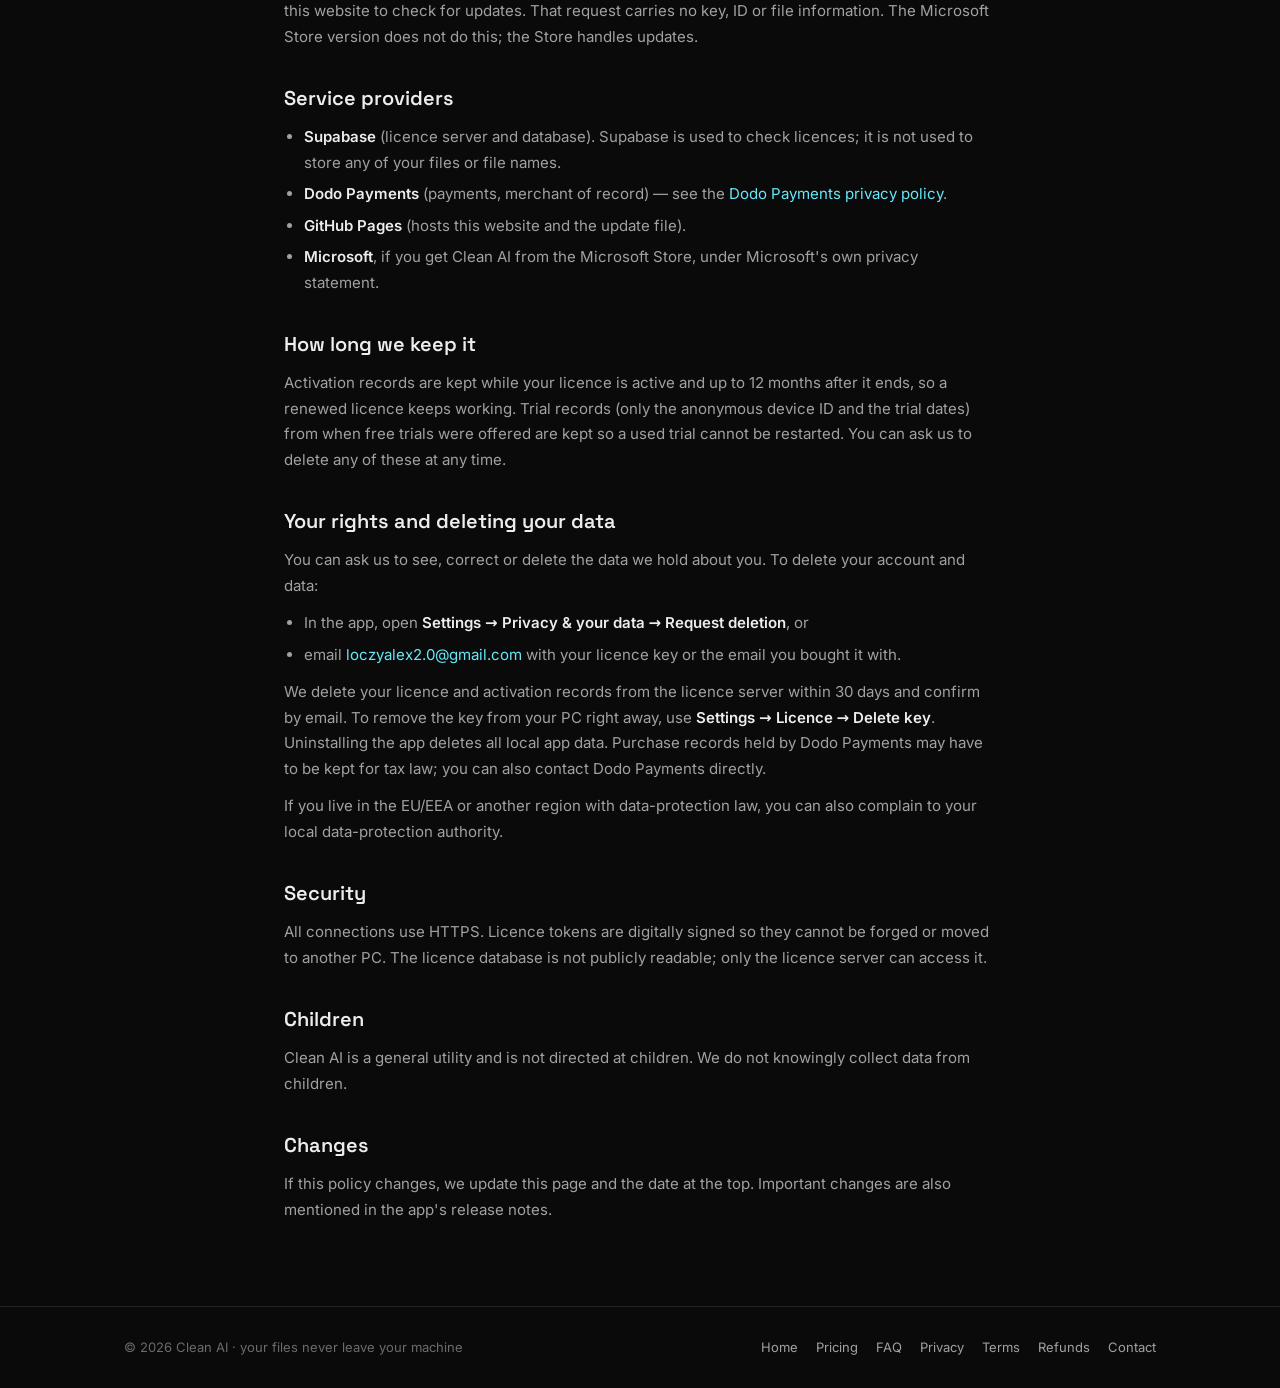
<file: docs/privacy.html>
<!DOCTYPE html>
<html lang="en">
<head>
  <meta charset="UTF-8" />
  <meta name="viewport" content="width=device-width, initial-scale=1.0" />
  <meta http-equiv="Content-Security-Policy" content="default-src 'self'; img-src 'self' data:; style-src 'self' 'unsafe-inline'; base-uri 'self'; form-action 'none'" />
  <title>Privacy policy — Clean AI</title>
  <meta name="description" content="What Clean AI collects, what stays on your PC, and how to delete your data." />
  <link rel="icon" type="image/png" href="assets/icon.png" />
  <link rel="stylesheet" href="fonts.css" />
  <link rel="stylesheet" href="styles.css" />
  <style>
    .policy { max-width: 760px; padding-top: 48px; padding-bottom: 72px; }
    .policy h1 { font-family: var(--display); font-size: 34px; font-weight: 600; letter-spacing: -0.01em; margin-bottom: 6px; }
    .policy .updated { color: var(--text-dim); font-size: 14px; margin-bottom: 32px; }
    .policy h2 { font-family: var(--display); font-size: 20px; font-weight: 600; margin: 34px 0 10px; }
    .policy p, .policy li { color: var(--text-dim); line-height: 1.7; font-size: 15px; }
    .policy p { margin-bottom: 12px; }
    .policy ul { margin: 0 0 12px 20px; }
    .policy li { margin-bottom: 6px; }
    .policy strong { color: var(--text); }
    .policy a { color: var(--accent); }
    .policy table { width: 100%; border-collapse: collapse; margin: 8px 0 16px; font-size: 14px; }
    .policy th, .policy td { text-align: left; vertical-align: top; padding: 10px 12px; border-bottom: 1px solid var(--border); color: var(--text-dim); }
    .policy th { color: var(--text); font-weight: 600; }
    @media (max-width: 600px) { .policy th, .policy td { padding: 8px 6px; } }
  </style>
</head>
<body>
  <div class="site">
    <header class="nav">
      <div class="container">
        <a href="index.html" class="brand">
          <img src="assets/icon.png" alt="" />
          <span class="name">Clean<span>AI</span></span>
        </a>
        <nav class="nav-links">
          <a href="index.html" class="hide-sm">Home</a>
          <a href="how-it-works.html" class="hide-sm">How it works</a>
          <a href="features.html" class="hide-sm">Features</a>
          <a href="pricing.html" class="hide-sm">Pricing</a>
          <a href="faq.html" class="hide-sm">FAQ</a>
          <a href="trial.html" class="cta">Get key</a>
        </nav>
      </div>
    </header>

    <main class="container policy">
      <h1>Privacy policy</h1>
      <p class="updated">Last updated: 20 November 2026 · applies to the Clean AI Windows app (website and Microsoft Store versions) and this website.</p>

      <p>
        Clean AI is made by Alex (brand NS_website16), based in Serbia. In this policy "we" means the developer of Clean AI.
        Contact: <a href="mailto:loczyalex2.0@gmail.com">loczyalex2.0@gmail.com</a>.
      </p>

      <h2>The short version</h2>
      <ul>
        <li><strong>Your files never leave your PC.</strong> Scanning, duplicate detection, organizing and clean-up all run locally. File contents, file names and folder paths are never uploaded.</li>
        <li>The only thing the app sends online is your <strong>licence key</strong> and an <strong>anonymous device ID</strong>, to check that the licence is valid.</li>
        <li>The app has no ads, no tracking, no analytics and no telemetry.</li>
        <li>This website uses Cloudflare Web Analytics to count page views. It sets no cookies and does not track or identify individual visitors.</li>
      </ul>

      <h2>What we collect and why</h2>
      <table>
        <tr><th>Data</th><th>Why</th><th>Where it is stored</th></tr>
        <tr>
          <td>Licence key</td>
          <td>To check that your trial or subscription is valid.</td>
          <td>On your PC. The licence server forwards it to Dodo Payments to check it and stores only a one-way SHA-256 hash of it (Supabase).</td>
        </tr>
        <tr>
          <td>Anonymous device ID — a one-way SHA-256 hash of your Windows machine ID</td>
          <td>To bind a licence to one PC and to remember which PCs already used a free trial. The hash cannot be turned back into your machine ID and does not identify you.</td>
          <td>Licence server (Supabase).</td>
        </tr>
        <tr>
          <td>Activation dates (when a key or trial was first used on a device, and when it was last checked)</td>
          <td>To issue and renew licence tokens.</td>
          <td>Licence server (Supabase).</td>
        </tr>
        <tr>
          <td>Email address, name, billing details</td>
          <td>Only if you buy a subscription. Collected by Dodo Payments, our payment provider, to process payment and email you your key. We never see your card details.</td>
          <td>Dodo Payments.</td>
        </tr>
        <tr>
          <td>IP address</td>
          <td>Seen by our hosting providers (Supabase, GitHub Pages) whenever the app or the website connects, as with any internet request. We do not use it to identify you.</td>
          <td>Provider logs, kept for a short time by those providers.</td>
        </tr>
      </table>
      <p>The Clean AI app itself does not ask for your name or email and has no user accounts. We do not sell, rent or share your data for advertising.</p>

      <h2>What stays on your PC</h2>
      <p>
        Everything the app learns about your files stays on your PC: the scan results, file names and paths, sizes, duplicate groups,
        the activity log (used for undo) and the quarantine folder that holds removed files until you empty it. These are stored in
        the app's own data folder (the Windows app data folder) and are deleted when you uninstall Clean AI.
      </p>
      <p>
        If you installed the website version, the app also downloads a small public file (<code>version.json</code>) from this website to check
        for updates. That request carries no key, ID or file information. The Microsoft Store version does not do this; the Store handles updates.
      </p>

      <h2>Service providers</h2>
      <ul>
        <li><strong>Supabase</strong> (licence server and database). Supabase is used to check licences; it is not used to store any of your files or file names.</li>
        <li><strong>Dodo Payments</strong> (payments, merchant of record) — see the <a href="https://dodopayments.com/legal/privacy-policy" rel="noopener">Dodo Payments privacy policy</a>.</li>
        <li><strong>GitHub Pages</strong> (hosts this website and the update file).</li>
        <li><strong>Microsoft</strong>, if you get Clean AI from the Microsoft Store, under Microsoft's own privacy statement.</li>
      </ul>

      <h2>How long we keep it</h2>
      <p>
        Activation records are kept while your licence is active and up to 12 months after it ends, so a renewed licence keeps working.
        Trial records (only the anonymous device ID and the trial dates) from when free trials were offered are kept so a used trial cannot be restarted.
        You can ask us to delete any of these at any time.
      </p>

      <h2>Your rights and deleting your data</h2>
      <p>You can ask us to see, correct or delete the data we hold about you. To delete your account and data:</p>
      <ul>
        <li>In the app, open <strong>Settings → Privacy &amp; your data → Request deletion</strong>, or</li>
        <li>email <a href="mailto:loczyalex2.0@gmail.com?subject=Clean%20AI%20data%20deletion%20request">loczyalex2.0@gmail.com</a> with your licence key or the email you bought it with.</li>
      </ul>
      <p>
        We delete your licence and activation records from the licence server within 30 days and confirm by email.
        To remove the key from your PC right away, use <strong>Settings → Licence → Delete key</strong>. Uninstalling the app deletes all local app data.
        Purchase records held by Dodo Payments may have to be kept for tax law; you can also contact Dodo Payments directly.
      </p>
      <p>If you live in the EU/EEA or another region with data-protection law, you can also complain to your local data-protection authority.</p>

      <h2>Security</h2>
      <p>
        All connections use HTTPS. Licence tokens are digitally signed so they cannot be forged or moved to another PC.
        The licence database is not publicly readable; only the licence server can access it.
      </p>

      <h2>Children</h2>
      <p>Clean AI is a general utility and is not directed at children. We do not knowingly collect data from children.</p>

      <h2>Changes</h2>
      <p>If this policy changes, we update this page and the date at the top. Important changes are also mentioned in the app's release notes.</p>
    </main>

    <footer class="site-foot">
      <div class="container">
        <span>© 2026 Clean AI · your files never leave your machine</span>
        <span class="links"><a href="index.html">Home</a><a href="pricing.html">Pricing</a><a href="faq.html">FAQ</a><a href="privacy.html">Privacy</a><a href="terms.html">Terms</a><a href="refund.html">Refunds</a><a href="contact.html">Contact</a></span>
      </div>
    </footer>
  </div>
<!-- Cloudflare Web Analytics --><script defer src="https://static.cloudflareinsights.com/beacon.min.js" data-cf-beacon='{"token": "b826fb64ef0f45b083a662ab82f3d5a7"}'></script><!-- End Cloudflare Web Analytics -->
</body>
</html>
</file>
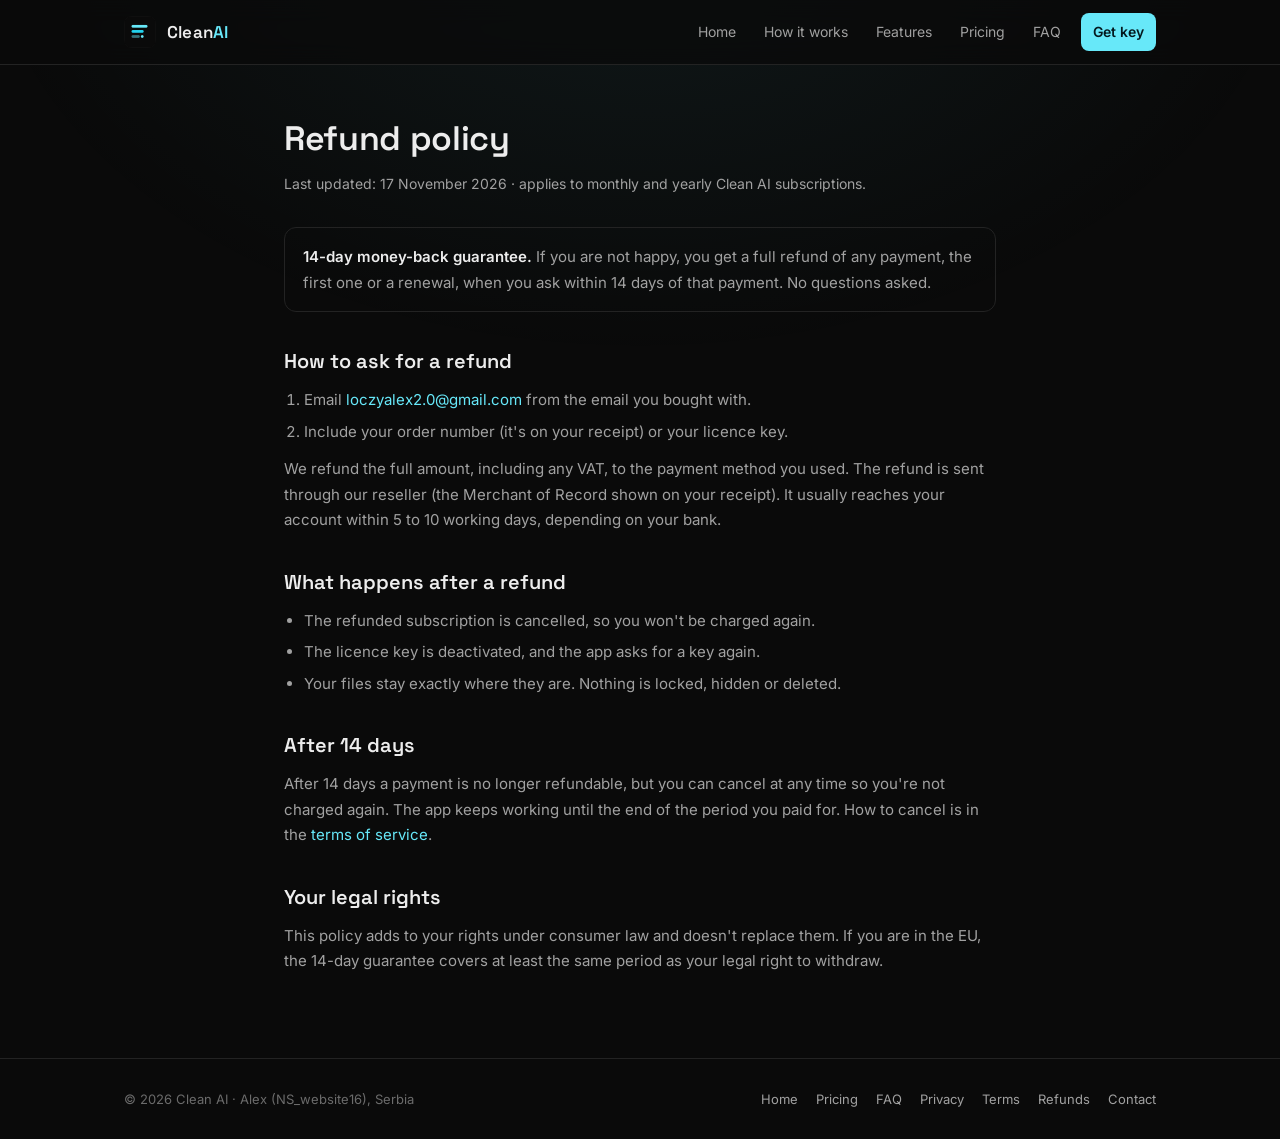
<file: docs/refund.html>
<!DOCTYPE html>
<html lang="en">
<head>
  <meta charset="UTF-8" />
  <meta name="viewport" content="width=device-width, initial-scale=1.0" />
  <meta http-equiv="Content-Security-Policy" content="default-src 'self'; img-src 'self' data:; base-uri 'self'; form-action 'none'" />
  <title>Refund policy — Clean AI</title>
  <meta name="description" content="Clean AI refund policy: a full refund of any payment within 14 days, no questions asked." />
  <link rel="icon" type="image/png" href="assets/icon.png" />
  <link rel="stylesheet" href="fonts.css" />
  <link rel="stylesheet" href="styles.css" />
</head>
<body>
  <div class="site">
    <header class="nav">
      <div class="container">
        <a href="index.html" class="brand">
          <img src="assets/icon.png" alt="" />
          <span class="name">Clean<span>AI</span></span>
        </a>
        <nav class="nav-links">
          <a href="index.html" class="hide-sm">Home</a>
          <a href="how-it-works.html" class="hide-sm">How it works</a>
          <a href="features.html" class="hide-sm">Features</a>
          <a href="pricing.html" class="hide-sm">Pricing</a>
          <a href="faq.html" class="hide-sm">FAQ</a>
          <a href="trial.html" class="cta">Get key</a>
        </nav>
      </div>
    </header>

    <main class="container policy">
      <h1>Refund policy</h1>
      <p class="updated">Last updated: 17 November 2026 · applies to monthly and yearly Clean AI subscriptions.</p>

      <div class="box">
        <p><strong>14-day money-back guarantee.</strong> If you are not happy, you get a full refund of any payment, the first one or a renewal, when you ask within 14 days of that payment. No questions asked.</p>
      </div>

      <h2>How to ask for a refund</h2>
      <ol>
        <li>Email <a href="mailto:loczyalex2.0@gmail.com?subject=Clean%20AI%20refund%20request">loczyalex2.0@gmail.com</a> from the email you bought with.</li>
        <li>Include your order number (it's on your receipt) or your licence key.</li>
      </ol>
      <p>
        We refund the full amount, including any VAT, to the payment method you used. The refund is sent through our reseller (the Merchant of Record shown on your receipt).
        It usually reaches your account within 5 to 10 working days, depending on your bank.
      </p>

      <h2>What happens after a refund</h2>
      <ul>
        <li>The refunded subscription is cancelled, so you won't be charged again.</li>
        <li>The licence key is deactivated, and the app asks for a key again.</li>
        <li>Your files stay exactly where they are. Nothing is locked, hidden or deleted.</li>
      </ul>

      <h2>After 14 days</h2>
      <p>
        After 14 days a payment is no longer refundable, but you can cancel at any time so you're not charged again.
        The app keeps working until the end of the period you paid for. How to cancel is in the <a href="terms.html#cancel">terms of service</a>.
      </p>

      <h2>Your legal rights</h2>
      <p>
        This policy adds to your rights under consumer law and doesn't replace them. If you are in the EU, the 14-day guarantee covers at least the same period as your legal right to withdraw.
      </p>
    </main>

    <footer class="site-foot">
      <div class="container">
        <span>© 2026 Clean AI · Alex (NS_website16), Serbia</span>
        <span class="links"><a href="index.html">Home</a><a href="pricing.html">Pricing</a><a href="faq.html">FAQ</a><a href="privacy.html">Privacy</a><a href="terms.html">Terms</a><a href="refund.html">Refunds</a><a href="contact.html">Contact</a></span>
      </div>
    </footer>
  </div>
  <script src="app.js?v=20261118"></script>
<!-- Cloudflare Web Analytics --><script defer src="https://static.cloudflareinsights.com/beacon.min.js" data-cf-beacon='{"token": "b826fb64ef0f45b083a662ab82f3d5a7"}'></script><!-- End Cloudflare Web Analytics -->
</body>
</html>
</file>
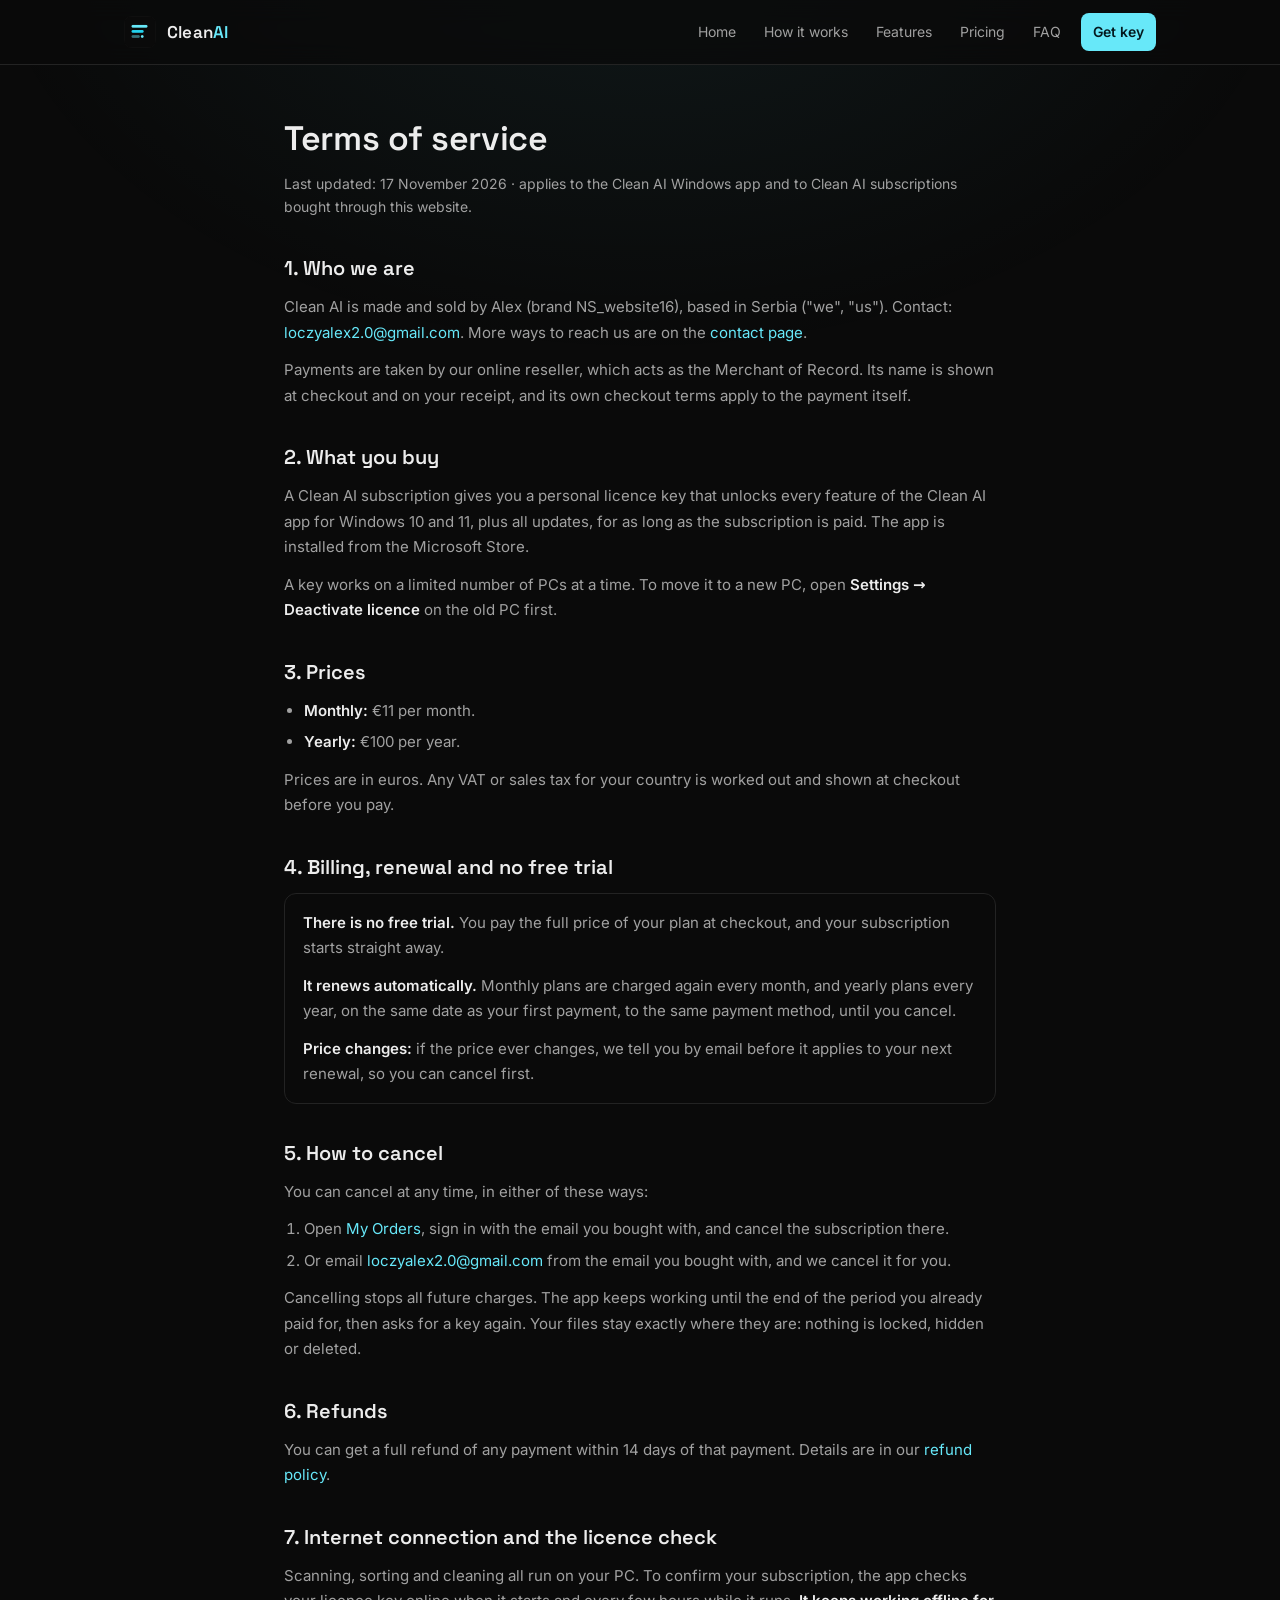
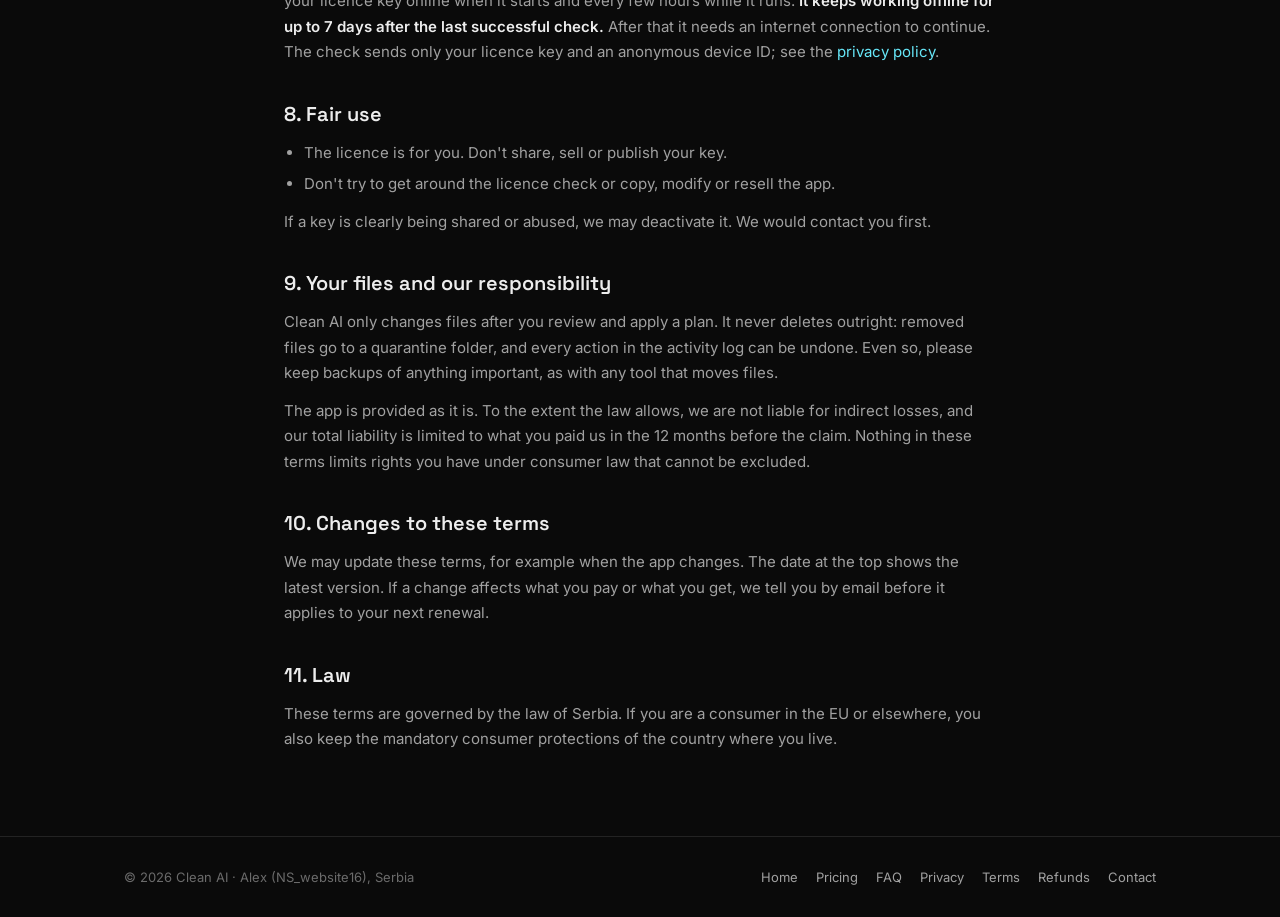
<file: docs/terms.html>
<!DOCTYPE html>
<html lang="en">
<head>
  <meta charset="UTF-8" />
  <meta name="viewport" content="width=device-width, initial-scale=1.0" />
  <meta http-equiv="Content-Security-Policy" content="default-src 'self'; img-src 'self' data:; base-uri 'self'; form-action 'none'" />
  <title>Terms of service — Clean AI</title>
  <meta name="description" content="Clean AI terms of service: what you buy, billing and renewal, cancelling, refunds, the licence check and your rights." />
  <link rel="icon" type="image/png" href="assets/icon.png" />
  <link rel="stylesheet" href="fonts.css" />
  <link rel="stylesheet" href="styles.css" />
</head>
<body>
  <div class="site">
    <header class="nav">
      <div class="container">
        <a href="index.html" class="brand">
          <img src="assets/icon.png" alt="" />
          <span class="name">Clean<span>AI</span></span>
        </a>
        <nav class="nav-links">
          <a href="index.html" class="hide-sm">Home</a>
          <a href="how-it-works.html" class="hide-sm">How it works</a>
          <a href="features.html" class="hide-sm">Features</a>
          <a href="pricing.html" class="hide-sm">Pricing</a>
          <a href="faq.html" class="hide-sm">FAQ</a>
          <a href="trial.html" class="cta">Get key</a>
        </nav>
      </div>
    </header>

    <main class="container policy">
      <h1>Terms of service</h1>
      <p class="updated">Last updated: 17 November 2026 · applies to the Clean AI Windows app and to Clean AI subscriptions bought through this website.</p>

      <h2>1. Who we are</h2>
      <p>
        Clean AI is made and sold by Alex (brand NS_website16), based in Serbia ("we", "us").
        Contact: <a href="mailto:loczyalex2.0@gmail.com">loczyalex2.0@gmail.com</a>. More ways to reach us are on the <a href="contact.html">contact page</a>.
      </p>
      <p>
        Payments are taken by our online reseller, which acts as the Merchant of Record. Its name is shown at checkout and on your receipt,
        and its own checkout terms apply to the payment itself.
      </p>

      <h2>2. What you buy</h2>
      <p>
        A Clean AI subscription gives you a personal licence key that unlocks every feature of the Clean AI app for Windows 10 and 11,
        plus all updates, for as long as the subscription is paid. The app is installed from the Microsoft Store.
      </p>
      <p>
        A key works on a limited number of PCs at a time. To move it to a new PC, open <strong>Settings → Deactivate licence</strong> on the old PC first.
      </p>

      <h2>3. Prices</h2>
      <ul>
        <li><strong>Monthly:</strong> €11 per month.</li>
        <li><strong>Yearly:</strong> €100 per year.</li>
      </ul>
      <p>Prices are in euros. Any VAT or sales tax for your country is worked out and shown at checkout before you pay.</p>

      <h2>4. Billing, renewal and no free trial</h2>
      <div class="box">
        <p><strong>There is no free trial.</strong> You pay the full price of your plan at checkout, and your subscription starts straight away.</p>
        <p><strong>It renews automatically.</strong> Monthly plans are charged again every month, and yearly plans every year, on the same date as your first payment, to the same payment method, until you cancel.</p>
        <p><strong>Price changes:</strong> if the price ever changes, we tell you by email before it applies to your next renewal, so you can cancel first.</p>
      </div>

      <h2 id="cancel">5. How to cancel</h2>
      <p>You can cancel at any time, in either of these ways:</p>
      <ol>
        <li>Open <a href="#" data-link="orders" target="_blank" rel="noopener">My Orders</a>, sign in with the email you bought with, and cancel the subscription there.</li>
        <li>Or email <a href="mailto:loczyalex2.0@gmail.com?subject=Cancel%20my%20Clean%20AI%20subscription">loczyalex2.0@gmail.com</a> from the email you bought with, and we cancel it for you.</li>
      </ol>
      <p>
        Cancelling stops all future charges. The app keeps working until the end of the period you already paid for, then asks for a key again.
        Your files stay exactly where they are: nothing is locked, hidden or deleted.
      </p>

      <h2>6. Refunds</h2>
      <p>
        You can get a full refund of any payment within 14 days of that payment. Details are in our <a href="refund.html">refund policy</a>.
      </p>

      <h2>7. Internet connection and the licence check</h2>
      <p>
        Scanning, sorting and cleaning all run on your PC. To confirm your subscription, the app checks your licence key online when it starts and every few hours while it runs.
        <strong>It keeps working offline for up to 7 days after the last successful check.</strong>
        After that it needs an internet connection to continue. The check sends only your licence key and an anonymous device ID; see the <a href="privacy.html">privacy policy</a>.
      </p>

      <h2>8. Fair use</h2>
      <ul>
        <li>The licence is for you. Don't share, sell or publish your key.</li>
        <li>Don't try to get around the licence check or copy, modify or resell the app.</li>
      </ul>
      <p>If a key is clearly being shared or abused, we may deactivate it. We would contact you first.</p>

      <h2>9. Your files and our responsibility</h2>
      <p>
        Clean AI only changes files after you review and apply a plan. It never deletes outright: removed files go to a quarantine folder,
        and every action in the activity log can be undone. Even so, please keep backups of anything important, as with any tool that moves files.
      </p>
      <p>
        The app is provided as it is. To the extent the law allows, we are not liable for indirect losses, and our total liability is limited to what you paid us in the 12 months before the claim.
        Nothing in these terms limits rights you have under consumer law that cannot be excluded.
      </p>

      <h2>10. Changes to these terms</h2>
      <p>
        We may update these terms, for example when the app changes. The date at the top shows the latest version. If a change affects what you pay or what you get,
        we tell you by email before it applies to your next renewal.
      </p>

      <h2>11. Law</h2>
      <p>
        These terms are governed by the law of Serbia. If you are a consumer in the EU or elsewhere, you also keep the mandatory consumer protections of the country where you live.
      </p>
    </main>

    <footer class="site-foot">
      <div class="container">
        <span>© 2026 Clean AI · Alex (NS_website16), Serbia</span>
        <span class="links"><a href="index.html">Home</a><a href="pricing.html">Pricing</a><a href="faq.html">FAQ</a><a href="privacy.html">Privacy</a><a href="terms.html">Terms</a><a href="refund.html">Refunds</a><a href="contact.html">Contact</a></span>
      </div>
    </footer>
  </div>
  <script src="app.js?v=20261118"></script>
<!-- Cloudflare Web Analytics --><script defer src="https://static.cloudflareinsights.com/beacon.min.js" data-cf-beacon='{"token": "b826fb64ef0f45b083a662ab82f3d5a7"}'></script><!-- End Cloudflare Web Analytics -->
</body>
</html>
</file>
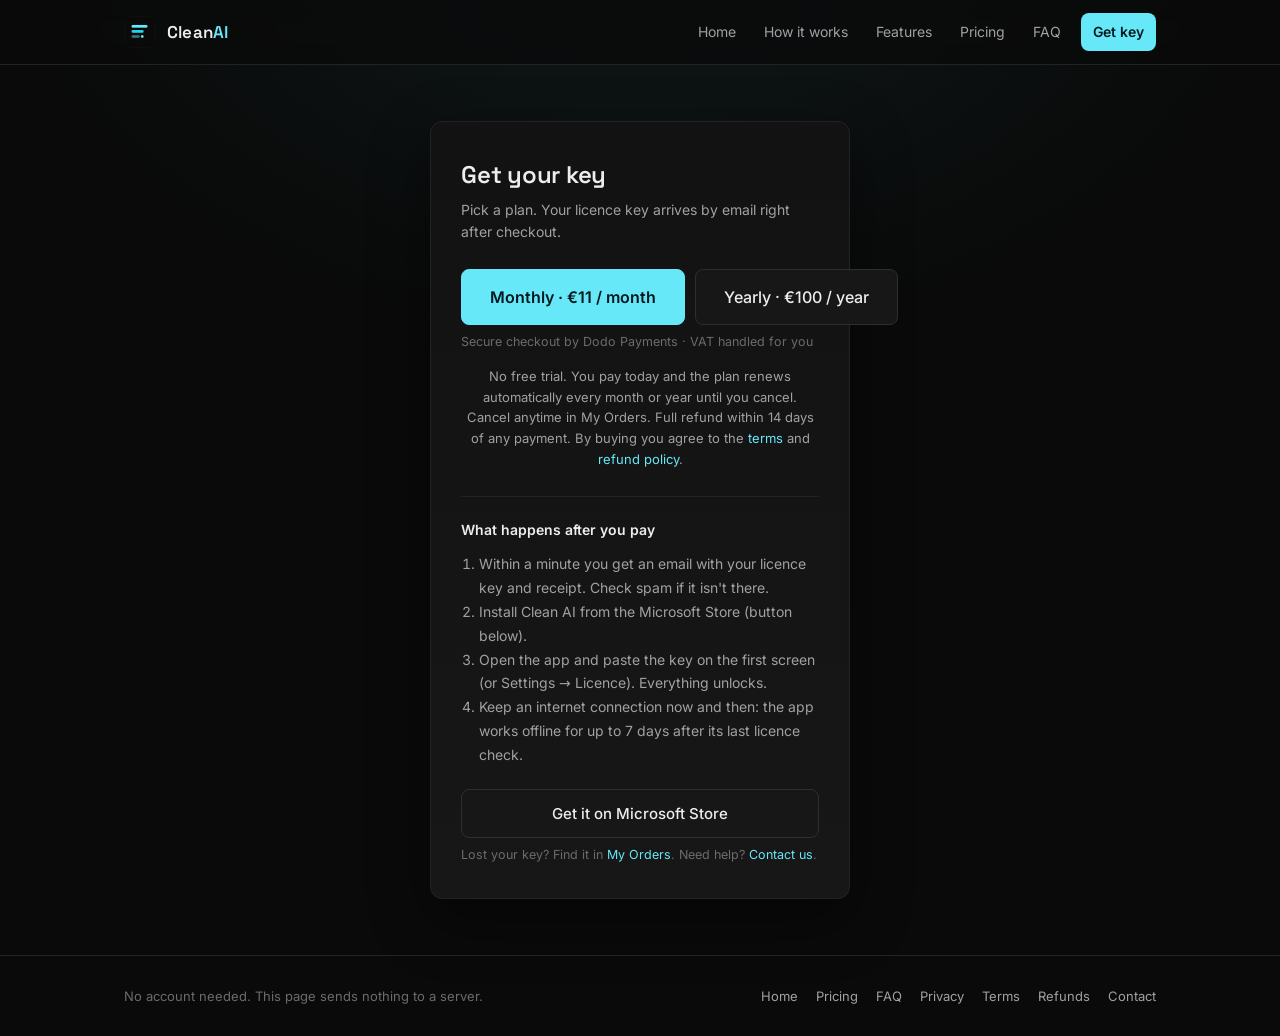
<file: docs/trial.html>
<!DOCTYPE html>
<html lang="en">
<head>
  <meta charset="UTF-8" />
  <meta name="viewport" content="width=device-width, initial-scale=1.0" />
  <meta http-equiv="Content-Security-Policy" content="default-src 'self'; img-src 'self' data:; base-uri 'self'; form-action 'self'" />
  <title>Get your key — Clean AI</title>
  <meta name="description" content="Get your Clean AI licence key: monthly or yearly. The key is emailed right after checkout." />
  <link rel="icon" type="image/png" href="assets/icon.png" />
  <link rel="stylesheet" href="fonts.css" />
  <link rel="stylesheet" href="styles.css" />
</head>
<body>
  <div class="site">
    <header class="nav">
      <div class="container">
        <a href="index.html" class="brand">
          <img src="assets/icon.png" alt="" />
          <span class="name">Clean<span>AI</span></span>
        </a>
        <nav class="nav-links">
          <a href="index.html" class="hide-sm">Home</a>
          <a href="how-it-works.html" class="hide-sm">How it works</a>
          <a href="features.html" class="hide-sm">Features</a>
          <a href="pricing.html" class="hide-sm">Pricing</a>
          <a href="faq.html" class="hide-sm">FAQ</a>
          <a href="trial.html" class="cta">Get key</a>
        </nav>
      </div>
    </header>

    <main class="auth">
      <div class="card">
        <h1>Get your key</h1>
        <p class="sub">Pick a plan. Your licence key arrives by email right after checkout.</p>

        <div class="buy-row">
          <a href="#" class="btn primary block lg" data-link="checkout">Monthly · €11 / month</a>
          <a href="https://checkout.dodopayments.com/buy/pdt_0Ns8NXZrdEeUrJ2iucq4k?quantity=1" class="btn block lg" data-link="checkoutYearly">Yearly · €100 / year</a>
        </div>
        <p class="hint">Secure checkout by Dodo Payments · VAT handled for you</p>
        <p class="billing-terms">No free trial. You pay today and the plan renews automatically every month or year until you cancel. Cancel anytime in My Orders. Full refund within 14 days of any payment. By buying you agree to the <a href="terms.html">terms</a> and <a href="refund.html">refund policy</a>.</p>

        <div class="buy-more">
          <p class="buy-title">What happens after you pay</p>
          <ol class="steps">
            <li>Within a minute you get an email with your licence key and receipt. Check spam if it isn't there.</li>
            <li>Install Clean AI from the Microsoft Store (button below).</li>
            <li>Open the app and paste the key on the first screen (or Settings → Licence). Everything unlocks.</li>
            <li>Keep an internet connection now and then: the app works offline for up to 7 days after its last licence check.</li>
          </ol>
          <a href="#" class="btn block" data-link="download">Get it on Microsoft Store</a>
          <p class="hint">Lost your key? Find it in <a href="#" data-link="orders" target="_blank" rel="noopener">My Orders</a>. Need help? <a href="contact.html">Contact us</a>.</p>
        </div>
      </div>
    </main>

    <footer class="site-foot">
      <div class="container">
        <span>No account needed. This page sends nothing to a server.</span>
        <span class="links"><a href="index.html">Home</a><a href="pricing.html">Pricing</a><a href="faq.html">FAQ</a><a href="privacy.html">Privacy</a><a href="terms.html">Terms</a><a href="refund.html">Refunds</a><a href="contact.html">Contact</a></span>
      </div>
    </footer>
  </div>
  <script src="app.js?v=20261118"></script>
<!-- Cloudflare Web Analytics --><script defer src="https://static.cloudflareinsights.com/beacon.min.js" data-cf-beacon='{"token": "b826fb64ef0f45b083a662ab82f3d5a7"}'></script><!-- End Cloudflare Web Analytics -->
</body>
</html>
</file>
<file: docs/fonts.css>
/* latin-ext */
@font-face {
  font-family: 'Inter';
  font-style: normal;
  font-weight: 400;
  font-display: swap;
  src: url(fonts/Inter-400-ext.woff2) format('woff2');
  unicode-range: U+0100-02BA, U+02BD-02C5, U+02C7-02CC, U+02CE-02D7, U+02DD-02FF, U+0304, U+0308, U+0329, U+1D00-1DBF, U+1E00-1E9F, U+1EF2-1EFF, U+2020, U+20A0-20AB, U+20AD-20C0, U+2113, U+2C60-2C7F, U+A720-A7FF;
}
/* latin */
@font-face {
  font-family: 'Inter';
  font-style: normal;
  font-weight: 400;
  font-display: swap;
  src: url(fonts/Inter-400-latin.woff2) format('woff2');
  unicode-range: U+0000-00FF, U+0131, U+0152-0153, U+02BB-02BC, U+02C6, U+02DA, U+02DC, U+0304, U+0308, U+0329, U+2000-206F, U+20AC, U+2122, U+2191, U+2193, U+2212, U+2215, U+FEFF, U+FFFD;
}
/* latin-ext */
@font-face {
  font-family: 'Inter';
  font-style: normal;
  font-weight: 500;
  font-display: swap;
  src: url(fonts/Inter-500-ext.woff2) format('woff2');
  unicode-range: U+0100-02BA, U+02BD-02C5, U+02C7-02CC, U+02CE-02D7, U+02DD-02FF, U+0304, U+0308, U+0329, U+1D00-1DBF, U+1E00-1E9F, U+1EF2-1EFF, U+2020, U+20A0-20AB, U+20AD-20C0, U+2113, U+2C60-2C7F, U+A720-A7FF;
}
/* latin */
@font-face {
  font-family: 'Inter';
  font-style: normal;
  font-weight: 500;
  font-display: swap;
  src: url(fonts/Inter-500-latin.woff2) format('woff2');
  unicode-range: U+0000-00FF, U+0131, U+0152-0153, U+02BB-02BC, U+02C6, U+02DA, U+02DC, U+0304, U+0308, U+0329, U+2000-206F, U+20AC, U+2122, U+2191, U+2193, U+2212, U+2215, U+FEFF, U+FFFD;
}
/* latin-ext */
@font-face {
  font-family: 'Inter';
  font-style: normal;
  font-weight: 600;
  font-display: swap;
  src: url(fonts/Inter-600-ext.woff2) format('woff2');
  unicode-range: U+0100-02BA, U+02BD-02C5, U+02C7-02CC, U+02CE-02D7, U+02DD-02FF, U+0304, U+0308, U+0329, U+1D00-1DBF, U+1E00-1E9F, U+1EF2-1EFF, U+2020, U+20A0-20AB, U+20AD-20C0, U+2113, U+2C60-2C7F, U+A720-A7FF;
}
/* latin */
@font-face {
  font-family: 'Inter';
  font-style: normal;
  font-weight: 600;
  font-display: swap;
  src: url(fonts/Inter-600-latin.woff2) format('woff2');
  unicode-range: U+0000-00FF, U+0131, U+0152-0153, U+02BB-02BC, U+02C6, U+02DA, U+02DC, U+0304, U+0308, U+0329, U+2000-206F, U+20AC, U+2122, U+2191, U+2193, U+2212, U+2215, U+FEFF, U+FFFD;
}
/* latin-ext */
@font-face {
  font-family: 'JetBrains Mono';
  font-style: normal;
  font-weight: 400;
  font-display: swap;
  src: url(fonts/JetBrainsMono-400-ext.woff2) format('woff2');
  unicode-range: U+0100-02BA, U+02BD-02C5, U+02C7-02CC, U+02CE-02D7, U+02DD-02FF, U+0304, U+0308, U+0329, U+1D00-1DBF, U+1E00-1E9F, U+1EF2-1EFF, U+2020, U+20A0-20AB, U+20AD-20C0, U+2113, U+2C60-2C7F, U+A720-A7FF;
}
/* latin */
@font-face {
  font-family: 'JetBrains Mono';
  font-style: normal;
  font-weight: 400;
  font-display: swap;
  src: url(fonts/JetBrainsMono-400-latin.woff2) format('woff2');
  unicode-range: U+0000-00FF, U+0131, U+0152-0153, U+02BB-02BC, U+02C6, U+02DA, U+02DC, U+0304, U+0308, U+0329, U+2000-206F, U+20AC, U+2122, U+2191, U+2193, U+2212, U+2215, U+FEFF, U+FFFD;
}
/* latin-ext */
@font-face {
  font-family: 'JetBrains Mono';
  font-style: normal;
  font-weight: 500;
  font-display: swap;
  src: url(fonts/JetBrainsMono-500-ext.woff2) format('woff2');
  unicode-range: U+0100-02BA, U+02BD-02C5, U+02C7-02CC, U+02CE-02D7, U+02DD-02FF, U+0304, U+0308, U+0329, U+1D00-1DBF, U+1E00-1E9F, U+1EF2-1EFF, U+2020, U+20A0-20AB, U+20AD-20C0, U+2113, U+2C60-2C7F, U+A720-A7FF;
}
/* latin */
@font-face {
  font-family: 'JetBrains Mono';
  font-style: normal;
  font-weight: 500;
  font-display: swap;
  src: url(fonts/JetBrainsMono-500-latin.woff2) format('woff2');
  unicode-range: U+0000-00FF, U+0131, U+0152-0153, U+02BB-02BC, U+02C6, U+02DA, U+02DC, U+0304, U+0308, U+0329, U+2000-206F, U+20AC, U+2122, U+2191, U+2193, U+2212, U+2215, U+FEFF, U+FFFD;
}
/* latin-ext */
@font-face {
  font-family: 'Space Grotesk';
  font-style: normal;
  font-weight: 500;
  font-display: swap;
  src: url(fonts/SpaceGrotesk-500-ext.woff2) format('woff2');
  unicode-range: U+0100-02BA, U+02BD-02C5, U+02C7-02CC, U+02CE-02D7, U+02DD-02FF, U+0304, U+0308, U+0329, U+1D00-1DBF, U+1E00-1E9F, U+1EF2-1EFF, U+2020, U+20A0-20AB, U+20AD-20C0, U+2113, U+2C60-2C7F, U+A720-A7FF;
}
/* latin */
@font-face {
  font-family: 'Space Grotesk';
  font-style: normal;
  font-weight: 500;
  font-display: swap;
  src: url(fonts/SpaceGrotesk-500-latin.woff2) format('woff2');
  unicode-range: U+0000-00FF, U+0131, U+0152-0153, U+02BB-02BC, U+02C6, U+02DA, U+02DC, U+0304, U+0308, U+0329, U+2000-206F, U+20AC, U+2122, U+2191, U+2193, U+2212, U+2215, U+FEFF, U+FFFD;
}
/* latin-ext */
@font-face {
  font-family: 'Space Grotesk';
  font-style: normal;
  font-weight: 600;
  font-display: swap;
  src: url(fonts/SpaceGrotesk-600-ext.woff2) format('woff2');
  unicode-range: U+0100-02BA, U+02BD-02C5, U+02C7-02CC, U+02CE-02D7, U+02DD-02FF, U+0304, U+0308, U+0329, U+1D00-1DBF, U+1E00-1E9F, U+1EF2-1EFF, U+2020, U+20A0-20AB, U+20AD-20C0, U+2113, U+2C60-2C7F, U+A720-A7FF;
}
/* latin */
@font-face {
  font-family: 'Space Grotesk';
  font-style: normal;
  font-weight: 600;
  font-display: swap;
  src: url(fonts/SpaceGrotesk-600-latin.woff2) format('woff2');
  unicode-range: U+0000-00FF, U+0131, U+0152-0153, U+02BB-02BC, U+02C6, U+02DA, U+02DC, U+0304, U+0308, U+0329, U+2000-206F, U+20AC, U+2122, U+2191, U+2193, U+2212, U+2215, U+FEFF, U+FFFD;
}
/* latin-ext */
@font-face {
  font-family: 'Space Grotesk';
  font-style: normal;
  font-weight: 700;
  font-display: swap;
  src: url(fonts/SpaceGrotesk-700-ext.woff2) format('woff2');
  unicode-range: U+0100-02BA, U+02BD-02C5, U+02C7-02CC, U+02CE-02D7, U+02DD-02FF, U+0304, U+0308, U+0329, U+1D00-1DBF, U+1E00-1E9F, U+1EF2-1EFF, U+2020, U+20A0-20AB, U+20AD-20C0, U+2113, U+2C60-2C7F, U+A720-A7FF;
}
/* latin */
@font-face {
  font-family: 'Space Grotesk';
  font-style: normal;
  font-weight: 700;
  font-display: swap;
  src: url(fonts/SpaceGrotesk-700-latin.woff2) format('woff2');
  unicode-range: U+0000-00FF, U+0131, U+0152-0153, U+02BB-02BC, U+02C6, U+02DA, U+02DC, U+0304, U+0308, U+0329, U+2000-206F, U+20AC, U+2122, U+2191, U+2193, U+2212, U+2215, U+FEFF, U+FFFD;
}
</file>
<file: docs/styles.css>
/* Clean AI — website. Palette mirrors the desktop app. */
:root {
  --bg: #0a0a0a;
  --surface: #121212;
  --surface-2: #171717;
  --surface-3: #1f1f1f;
  --border: #232323;
  --border-strong: #2e2e2e;

  --text: #ededed;
  --text-dim: #a1a1a1;
  --text-faint: #6b6b6b;

  --accent: #67e8f9;
  --accent-2: #22d3ee;
  --accent-hover: #8beefb;
  --accent-ink: #04191f;
  --accent-dim: rgba(103, 232, 249, 0.12);
  --accent-line: rgba(103, 232, 249, 0.32);

  --warn: #fbbf24;
  --danger: #f87171;
  --ok: #4ade80;

  --radius: 12px;
  --radius-sm: 8px;
  --ease: cubic-bezier(0.22, 1, 0.36, 1);

  --sans: 'Inter', -apple-system, 'Segoe UI', system-ui, sans-serif;
  --display: 'Space Grotesk', 'Inter', 'Segoe UI', sans-serif;
  --mono: 'JetBrains Mono', 'Cascadia Mono', Consolas, monospace;
}

* { box-sizing: border-box; margin: 0; padding: 0; }
html { scroll-behavior: smooth; scroll-padding-top: 76px; }

body {
  font-family: var(--sans);
  background: var(--bg);
  color: var(--text);
  font-size: 15px;
  line-height: 1.55;
  -webkit-font-smoothing: antialiased;
  min-height: 100vh;
  display: flex;
  flex-direction: column;
  overflow-x: hidden;
}
body::before {
  content: "";
  position: fixed;
  inset: 0;
  background: radial-gradient(60rem 40rem at 50% -10%, rgba(103, 232, 249, 0.07), transparent 70%);
  pointer-events: none;
  z-index: 0;
}

::selection { background: var(--accent-dim); color: var(--accent); }
::-webkit-scrollbar { width: 10px; height: 10px; }
::-webkit-scrollbar-track { background: transparent; }
::-webkit-scrollbar-thumb { background: #262626; border-radius: 6px; }

a { color: var(--accent); text-decoration: none; }
a:hover { text-decoration: underline; }
img { max-width: 100%; }
button { font: inherit; color: inherit; background: none; border: none; cursor: pointer; }
code {
  font-family: var(--mono);
  font-size: 0.88em;
  color: var(--text);
  background: var(--surface-3);
  padding: 1px 5px;
  border-radius: 4px;
}
:focus-visible { outline: 2px solid var(--accent); outline-offset: 2px; }

.hidden { display: none !important; }
.site { position: relative; z-index: 1; flex: 1; display: flex; flex-direction: column; }
.container { width: 100%; max-width: 1080px; margin: 0 auto; padding: 0 24px; }

/* ---------- Brand ---------- */
.brand { display: inline-flex; align-items: center; gap: 11px; color: var(--text); }
.brand:hover { text-decoration: none; }
.brand img { width: 32px; height: 32px; border-radius: 8px; }
.brand .name { font-family: var(--display); font-weight: 600; font-size: 17px; letter-spacing: 0.01em; }
.brand .name span { color: var(--accent); }

/* ---------- Nav ---------- */
.nav {
  position: sticky;
  top: 0;
  z-index: 20;
  backdrop-filter: blur(12px);
  -webkit-backdrop-filter: blur(12px);
  background: rgba(10, 10, 10, 0.75);
  border-bottom: 1px solid var(--border);
}
.nav .container { display: flex; align-items: center; justify-content: space-between; height: 64px; gap: 16px; }
.nav-links { display: flex; align-items: center; gap: 4px; }
.nav-links a {
  color: var(--text-dim);
  font-size: 14px;
  padding: 8px 12px;
  border-radius: var(--radius-sm);
  transition: color 0.14s var(--ease), background 0.14s var(--ease);
}
.nav-links a:hover { color: var(--text); background: var(--surface-2); text-decoration: none; }
.nav-links a.signin { color: var(--text); border: 1px solid var(--border-strong); margin-left: 6px; }
.nav-links a.cta { color: var(--accent-ink); background: var(--accent); font-weight: 600; margin-left: 4px; }
.nav-links a.cta:hover { background: var(--accent-hover); }

/* ---------- Buttons ---------- */
.btn {
  display: inline-flex;
  align-items: center;
  justify-content: center;
  gap: 8px;
  padding: 12px 20px;
  border-radius: var(--radius-sm);
  border: 1px solid var(--border-strong);
  background: var(--surface-2);
  color: var(--text);
  font-weight: 500;
  font-size: 15px;
  white-space: nowrap;
  transition: background 0.14s var(--ease), border-color 0.14s var(--ease), transform 0.08s var(--ease), opacity 0.14s;
}
.btn:hover { background: var(--surface-3); border-color: #3a3a3a; text-decoration: none; }
.btn:active { transform: translateY(1px); }
.btn:disabled { opacity: 0.55; cursor: not-allowed; }
.btn.primary { background: var(--accent); border-color: var(--accent); color: var(--accent-ink); font-weight: 600; }
.btn.primary:hover { background: var(--accent-hover); border-color: var(--accent-hover); }
.btn.ghost { background: transparent; border-color: transparent; color: var(--text-dim); }
.btn.ghost:hover { background: var(--surface-2); color: var(--text); }
.btn.lg { padding: 15px 28px; font-size: 16px; }
.btn.block { width: 100%; }
.btn .spinner {
  width: 15px; height: 15px;
  border: 2px solid currentColor;
  border-right-color: transparent;
  border-radius: 50%;
  animation: spin 0.6s linear infinite;
}
@keyframes spin { to { transform: rotate(360deg); } }

/* ---------- Hero ---------- */
.hero { text-align: center; padding: 92px 0 64px; }
.eyebrow {
  display: inline-flex;
  align-items: center;
  gap: 8px;
  font-family: var(--mono);
  font-size: 12px;
  letter-spacing: 0.06em;
  text-transform: uppercase;
  color: var(--accent);
  background: var(--accent-dim);
  border: 1px solid var(--accent-line);
  padding: 6px 14px;
  border-radius: 999px;
  margin-bottom: 26px;
}
.eyebrow .pip { width: 7px; height: 7px; border-radius: 50%; background: var(--ok); box-shadow: 0 0 10px var(--ok); }
.hero h1 {
  font-family: var(--display);
  font-size: clamp(36px, 6.4vw, 62px);
  line-height: 1.04;
  letter-spacing: -0.025em;
  font-weight: 700;
  max-width: 15ch;
  margin: 0 auto 22px;
}
.grad {
  background: linear-gradient(135deg, var(--accent), var(--accent-2));
  -webkit-background-clip: text;
  background-clip: text;
  -webkit-text-fill-color: transparent;
}
.hero .lede { font-size: clamp(16px, 2.3vw, 19px); color: var(--text-dim); max-width: 56ch; margin: 0 auto 34px; }
.hero-actions { display: flex; gap: 12px; justify-content: center; flex-wrap: wrap; margin-bottom: 16px; }
.fineprint { color: var(--text-faint); font-size: 13px; }

.shot {
  max-width: 940px;
  margin: 56px auto 0;
  border-radius: 14px;
  border: 1px solid var(--border-strong);
  background: var(--surface);
  box-shadow: 0 40px 120px rgba(0, 0, 0, 0.6), 0 0 80px rgba(103, 232, 249, 0.06);
  overflow: hidden;
}
.shot-bar { display: flex; align-items: center; gap: 7px; padding: 12px 16px; border-bottom: 1px solid var(--border); background: var(--surface-2); }
.shot-bar .dot { width: 11px; height: 11px; border-radius: 50%; }
.shot-bar .dot:nth-child(1) { background: #f87171; }
.shot-bar .dot:nth-child(2) { background: #fbbf24; }
.shot-bar .dot:nth-child(3) { background: #4ade80; }
.shot-bar .title { margin-left: 10px; font-family: var(--mono); font-size: 12px; color: var(--text-faint); }
.shot img { display: block; width: 100%; height: auto; user-select: none; -webkit-user-drag: none; }

/* ---------- Proof strip ---------- */
.proof { border-top: 1px solid var(--border); border-bottom: 1px solid var(--border); background: var(--surface); }
.proof-grid { display: grid; grid-template-columns: repeat(4, 1fr); gap: 16px; padding: 30px 24px; text-align: center; }
.proof-grid strong { display: block; font-family: var(--display); font-size: 28px; font-weight: 700; color: var(--accent); }
.proof-grid span { color: var(--text-faint); font-size: 13px; }

/* ---------- Sections ---------- */
.section { padding: 84px 0; }
.section-head { text-align: center; max-width: 60ch; margin: 0 auto 48px; }
.kicker { font-family: var(--mono); font-size: 12px; letter-spacing: 0.08em; text-transform: uppercase; color: var(--accent); margin-bottom: 12px; }
.section-head h2 { font-family: var(--display); font-size: clamp(26px, 4vw, 38px); font-weight: 600; letter-spacing: -0.015em; margin-bottom: 12px; line-height: 1.15; }
.section-head p { color: var(--text-dim); font-size: 16px; }

/* how it works */
.how { display: grid; grid-template-columns: repeat(3, 1fr); gap: 18px; list-style: none; counter-reset: step; }
.how li {
  position: relative;
  background: linear-gradient(180deg, var(--surface), var(--surface-2));
  border: 1px solid var(--border);
  border-radius: var(--radius);
  padding: 28px 24px 24px;
  color: var(--text-dim);
  font-size: 14.5px;
}
.how li::before {
  counter-increment: step;
  content: counter(step);
  display: grid; place-items: center;
  width: 32px; height: 32px;
  border-radius: 50%;
  background: var(--accent-dim);
  border: 1px solid var(--accent-line);
  color: var(--accent);
  font-family: var(--mono);
  font-size: 14px;
  margin-bottom: 16px;
}
.how li strong { display: block; color: var(--text); font-family: var(--display); font-size: 18px; font-weight: 600; margin-bottom: 6px; }

/* features */
.features { display: grid; grid-template-columns: repeat(3, 1fr); gap: 18px; }
.feature {
  background: linear-gradient(180deg, var(--surface), var(--surface-2));
  border: 1px solid var(--border);
  border-radius: var(--radius);
  padding: 26px 24px;
  transition: border-color 0.16s var(--ease), transform 0.16s var(--ease);
}
.feature:hover { border-color: var(--accent-line); transform: translateY(-3px); }
.f-icon {
  width: 44px; height: 44px;
  border-radius: 11px;
  display: grid; place-items: center;
  font-size: 22px;
  margin-bottom: 16px;
  background: var(--accent-dim);
  border: 1px solid var(--accent-line);
}
.feature h3 { font-family: var(--display); font-size: 18px; font-weight: 600; margin-bottom: 8px; }
.feature p { color: var(--text-dim); font-size: 14.5px; }

/* safety band */
.band { background: linear-gradient(180deg, var(--surface-2), var(--surface)); border-top: 1px solid var(--border); border-bottom: 1px solid var(--border); }
.band .inner { display: flex; align-items: center; gap: 44px; padding: 72px 0; }
.band .lock {
  flex: none;
  width: 104px; height: 104px;
  border-radius: 26px;
  display: grid; place-items: center;
  font-size: 48px;
  background: var(--accent-dim);
  border: 1px solid var(--accent-line);
  box-shadow: 0 0 60px rgba(103, 232, 249, 0.12);
}
.band h2 { font-family: var(--display); font-size: clamp(24px, 4vw, 32px); font-weight: 600; margin-bottom: 12px; }
.band p { color: var(--text-dim); font-size: 16px; max-width: 60ch; }
.checks { list-style: none; margin-top: 18px; display: grid; gap: 9px; }
.checks li { color: var(--text-dim); font-size: 14.5px; display: flex; gap: 10px; align-items: baseline; }
.checks li::before { content: "✓"; color: var(--ok); font-weight: 700; flex: none; }

/* pricing */
.pricing { display: grid; grid-template-columns: repeat(3, 1fr); gap: 18px; max-width: 1080px; margin: 0 auto; }
.plan {
  background: linear-gradient(180deg, var(--surface), var(--surface-2));
  border: 1px solid var(--border);
  border-radius: 16px;
  padding: 34px 30px;
  display: flex;
  flex-direction: column;
}
.plan.featured { border-color: var(--accent-line); box-shadow: 0 30px 90px rgba(0, 0, 0, 0.5), 0 0 60px rgba(103, 232, 249, 0.06); }
.plan .tag {
  align-self: flex-start;
  font-family: var(--mono);
  font-size: 11.5px;
  letter-spacing: 0.06em;
  text-transform: uppercase;
  padding: 5px 11px;
  border-radius: 999px;
  margin-bottom: 18px;
  color: var(--ok);
  background: rgba(74, 222, 128, 0.1);
  border: 1px solid rgba(74, 222, 128, 0.3);
}
.plan.featured .tag { color: var(--accent); background: var(--accent-dim); border-color: var(--accent-line); }
.plan h3 { font-family: var(--display); font-size: 20px; font-weight: 600; }
.plan .amt { font-family: var(--display); font-weight: 700; font-size: 46px; letter-spacing: -0.02em; margin: 6px 0 2px; }
.plan.featured .amt { color: var(--accent); }
.plan .amt small { font-size: 16px; color: var(--text-dim); font-weight: 500; letter-spacing: 0; }
.plan .sub { color: var(--text-dim); font-size: 14px; margin-bottom: 22px; }
.plan .checks { margin: 0 0 28px; flex: 1; }
.plan.featured .checks li::before { color: var(--accent); }
.plan .note { text-align: center; color: var(--text-faint); font-size: 12.5px; margin-top: 12px; }

/* FAQ */
.faq { max-width: 740px; margin: 0 auto; display: grid; gap: 10px; }
.faq details {
  background: linear-gradient(180deg, var(--surface), var(--surface-2));
  border: 1px solid var(--border);
  border-radius: var(--radius);
  padding: 0 20px;
  transition: border-color 0.14s var(--ease);
}
.faq details[open] { border-color: var(--accent-line); }
.faq summary { cursor: pointer; list-style: none; padding: 18px 0; font-weight: 600; display: flex; justify-content: space-between; gap: 16px; }
.faq summary::-webkit-details-marker { display: none; }
.faq summary::after { content: "+"; color: var(--accent); font-family: var(--mono); }
.faq details[open] summary::after { content: "−"; }
.faq details p { color: var(--text-dim); padding-bottom: 18px; font-size: 15px; }

/* final CTA */
.cta-band { text-align: center; padding: 92px 0; border-top: 1px solid var(--border); }
.cta-band h2 { font-family: var(--display); font-size: clamp(28px, 5vw, 44px); font-weight: 700; letter-spacing: -0.02em; margin-bottom: 14px; }
.cta-band p { color: var(--text-dim); font-size: 17px; margin-bottom: 30px; }

/* footer */
.site-foot { border-top: 1px solid var(--border); padding: 30px 0; position: relative; z-index: 1; }
.site-foot .container { display: flex; align-items: center; justify-content: space-between; gap: 16px; flex-wrap: wrap; color: var(--text-faint); font-size: 13px; }
.site-foot .links { display: flex; gap: 18px; flex-wrap: wrap; }
.site-foot a { color: var(--text-dim); }

/* ============================================================
   Sign-in + account pages
   ============================================================ */
.auth { flex: 1; display: flex; flex-direction: column; justify-content: center; width: 100%; max-width: 460px; margin: 0 auto; padding: 56px 20px; }
.auth.wide { max-width: 760px; }
.card {
  background: linear-gradient(180deg, var(--surface), var(--surface-2));
  border: 1px solid var(--border);
  border-radius: var(--radius);
  padding: 34px 30px;
  box-shadow: 0 20px 60px rgba(0, 0, 0, 0.45);
}
.card h1 { font-family: var(--display); font-size: 24px; font-weight: 600; letter-spacing: -0.01em; margin-bottom: 6px; }
.card .sub { color: var(--text-dim); font-size: 14px; margin-bottom: 26px; }

.field { margin-bottom: 18px; }
.field label { display: block; font-size: 12px; text-transform: uppercase; letter-spacing: 0.06em; color: var(--text-faint); margin-bottom: 7px; font-family: var(--mono); }
.input {
  width: 100%;
  background: var(--bg);
  border: 1px solid var(--border-strong);
  border-radius: var(--radius-sm);
  color: var(--text);
  padding: 13px 14px;
  font-family: var(--mono);
  font-size: 14px;
  letter-spacing: 0.02em;
  transition: border-color 0.14s var(--ease), box-shadow 0.14s var(--ease);
}
.input::placeholder { color: var(--text-faint); }
.input:focus { outline: none; border-color: var(--accent-line); box-shadow: 0 0 0 3px var(--accent-dim); }
.input.bad { border-color: rgba(248, 113, 113, 0.55); }
.hint { font-size: 12.5px; color: var(--text-faint); margin-top: 7px; }

.check-row { display: flex; align-items: center; gap: 9px; font-size: 14px; color: var(--text-dim); margin-bottom: 22px; cursor: pointer; }
.check-row input { accent-color: var(--accent); width: 16px; height: 16px; }

.alert { border-radius: var(--radius-sm); padding: 11px 14px; font-size: 13.5px; margin-bottom: 18px; border: 1px solid transparent; }
.alert.error { background: rgba(248, 113, 113, 0.09); border-color: rgba(248, 113, 113, 0.35); color: #fca5a5; }
.alert.ok { background: rgba(74, 222, 128, 0.08); border-color: rgba(74, 222, 128, 0.3); color: #86efac; }
.alert.warn { background: rgba(251, 191, 36, 0.08); border-color: rgba(251, 191, 36, 0.3); color: #fcd34d; }

.or { display: flex; align-items: center; gap: 12px; color: var(--text-faint); font-size: 12px; font-family: var(--mono); text-transform: uppercase; letter-spacing: 0.06em; margin: 22px 0; }
.or::before, .or::after { content: ""; flex: 1; height: 1px; background: var(--border); }
.stack { display: grid; gap: 10px; }
.below { text-align: center; margin-top: 22px; font-size: 14px; color: var(--text-dim); }

/* account */
.acct-head { display: flex; align-items: center; justify-content: space-between; gap: 16px; margin-bottom: 24px; flex-wrap: wrap; }
.acct-head h1 { font-family: var(--display); font-size: 28px; font-weight: 600; letter-spacing: -0.01em; }
.acct-head .who { color: var(--text-dim); font-size: 14px; margin-top: 2px; }
.panel {
  background: linear-gradient(180deg, var(--surface), var(--surface-2));
  border: 1px solid var(--border);
  border-radius: var(--radius);
  padding: 22px 24px;
  margin-bottom: 16px;
}
.panel .label { font-family: var(--mono); font-size: 11px; text-transform: uppercase; letter-spacing: 0.07em; color: var(--text-faint); margin-bottom: 12px; }
.panel-row { display: flex; align-items: center; justify-content: space-between; gap: 16px; flex-wrap: wrap; }
.plan-name { font-family: var(--display); font-size: 20px; font-weight: 600; }

.badge { display: inline-flex; align-items: center; gap: 7px; padding: 5px 12px; border-radius: 999px; font-size: 13px; font-weight: 600; border: 1px solid transparent; }
.badge .pip { width: 7px; height: 7px; border-radius: 50%; background: currentColor; }
.badge.active { color: var(--ok); background: rgba(74, 222, 128, 0.1); border-color: rgba(74, 222, 128, 0.3); }
.badge.warn { color: var(--warn); background: rgba(251, 191, 36, 0.1); border-color: rgba(251, 191, 36, 0.3); }
.badge.bad { color: var(--danger); background: rgba(248, 113, 113, 0.1); border-color: rgba(248, 113, 113, 0.3); }
.badge.test { color: var(--text-dim); background: var(--surface-3); border-color: var(--border-strong); font-family: var(--mono); font-size: 11px; font-weight: 500; }

.stats { display: grid; grid-template-columns: repeat(3, 1fr); gap: 16px; margin-top: 18px; padding-top: 18px; border-top: 1px dashed var(--border); }
.stats .k { font-family: var(--mono); font-size: 11px; text-transform: uppercase; letter-spacing: 0.06em; color: var(--text-faint); }
.stats .v { font-size: 15px; margin-top: 3px; }

.key-row { display: flex; align-items: center; gap: 10px; background: var(--bg); border: 1px solid var(--border-strong); border-radius: var(--radius-sm); padding: 10px 10px 10px 14px; }
.key-val { font-family: var(--mono); font-size: 14px; letter-spacing: 0.03em; flex: 1; word-break: break-all; }
.key-val.masked { color: var(--text-dim); }
.icon-btn { padding: 8px 11px; border-radius: 6px; border: 1px solid var(--border-strong); color: var(--text-dim); font-size: 12px; font-family: var(--mono); white-space: nowrap; }
.icon-btn:hover { color: var(--text); background: var(--surface-3); }
.icon-btn.copied { color: var(--ok); border-color: rgba(74, 222, 128, 0.4); }

.acct-actions { display: grid; grid-template-columns: repeat(3, 1fr); gap: 12px; }

.loading { display: grid; place-items: center; padding: 80px 0; }
.loading .spinner { width: 28px; height: 28px; border: 3px solid var(--accent); border-right-color: transparent; border-radius: 50%; animation: spin 0.7s linear infinite; }

/* ---------- Responsive ---------- */
@media (max-width: 860px) {
  .features, .how { grid-template-columns: 1fr; }
  .pricing { grid-template-columns: 1fr; }
  .proof-grid { grid-template-columns: repeat(2, 1fr); }
  .band .inner { flex-direction: column; text-align: center; }
  .band .checks { text-align: left; }
  .nav-links a.hide-sm { display: none; }
}
@media (max-width: 560px) {
  .container { padding: 0 16px; }
  .hero { padding: 60px 0 44px; }
  .section { padding: 60px 0; }
  .nav-links a.signin { margin-left: 0; }
  .brand .name { display: none; }
  .card { padding: 28px 20px; }
  .auth { padding: 36px 16px; }
  .stats { grid-template-columns: 1fr 1fr; }
  .acct-actions { grid-template-columns: 1fr; }
  .hero-actions .btn { width: 100%; }
}

/* ---- free-trial page ---- */
.keyshow { display: flex; align-items: center; gap: 12px; flex-wrap: wrap; padding: 14px 16px; margin-bottom: 20px; border: 1px solid var(--accent-line); background: var(--accent-dim); border-radius: var(--radius-sm); }
.keyshow-label { flex-basis: 100%; font-family: var(--mono); font-size: 11px; text-transform: uppercase; letter-spacing: 0.06em; color: var(--text-faint); }
.keyshow code { flex: 1; min-width: 0; font-family: var(--mono); font-size: 16px; color: var(--accent); user-select: all; word-break: break-word; }
.buy-more { margin-top: 26px; padding-top: 22px; border-top: 1px solid var(--border); }
.buy-title { font-weight: 600; font-size: 14px; margin-bottom: 12px; }
.buy-row { display: grid; grid-template-columns: 1fr 1fr; gap: 10px; }
@media (max-width: 560px) { .buy-row { grid-template-columns: 1fr; } }
.steps { margin: 0 0 22px 18px; padding: 0; color: var(--text-dim); font-size: 14px; line-height: 1.7; }

/* multi-page nav: current page */
.nav-links a.on { color: var(--text); background: var(--surface-2); }
.pricing.two { grid-template-columns: repeat(2, 1fr); max-width: 760px; }
@media (max-width: 860px) { .pricing.two { grid-template-columns: 1fr; } }
.more-links { display: flex; gap: 12px; justify-content: center; flex-wrap: wrap; margin-top: 36px; }
.section-head h1 { font-family: var(--display); font-size: clamp(30px, 5vw, 46px); font-weight: 700; letter-spacing: -0.02em; margin-bottom: 12px; line-height: 1.1; }

/* home: one link card per page */
a.feature { display: block; color: inherit; }
a.feature:hover { text-decoration: none; }
.features.four { grid-template-columns: repeat(4, 1fr); }
@media (max-width: 1040px) { .features.four { grid-template-columns: repeat(2, 1fr); } }
@media (max-width: 560px) { .features.four { grid-template-columns: 1fr; } }

/* ============================================================
   Policy pages (privacy, terms, refunds, contact)
   ============================================================ */
.policy { max-width: 760px; padding-top: 48px; padding-bottom: 72px; }
.policy h1 { font-family: var(--display); font-size: 34px; font-weight: 600; letter-spacing: -0.01em; margin-bottom: 6px; }
.policy .updated { color: var(--text-dim); font-size: 14px; margin-bottom: 32px; }
.policy h2 { font-family: var(--display); font-size: 20px; font-weight: 600; margin: 34px 0 10px; }
.policy p, .policy li { color: var(--text-dim); line-height: 1.7; font-size: 15px; }
.policy p { margin-bottom: 12px; }
.policy ul, .policy ol { margin: 0 0 12px 20px; }
.policy li { margin-bottom: 6px; }
.policy strong { color: var(--text); }
.policy a { color: var(--accent); }
.policy table { width: 100%; border-collapse: collapse; margin: 8px 0 16px; font-size: 14px; }
.policy th, .policy td { text-align: left; vertical-align: top; padding: 10px 12px; border-bottom: 1px solid var(--border); color: var(--text-dim); }
.policy th { color: var(--text); font-weight: 600; }
.policy .box { border: 1px solid var(--border); border-radius: 12px; padding: 16px 18px; margin: 8px 0 20px; }
.policy .box p:last-child { margin-bottom: 0; }
@media (max-width: 600px) { .policy th, .policy td { padding: 8px 6px; } }

/* Billing summary under buy buttons */
.billing-terms { color: var(--text-dim); font-size: 13px; line-height: 1.6; margin-top: 14px; text-align: center; }
.billing-terms a { color: var(--accent); }
</file>
